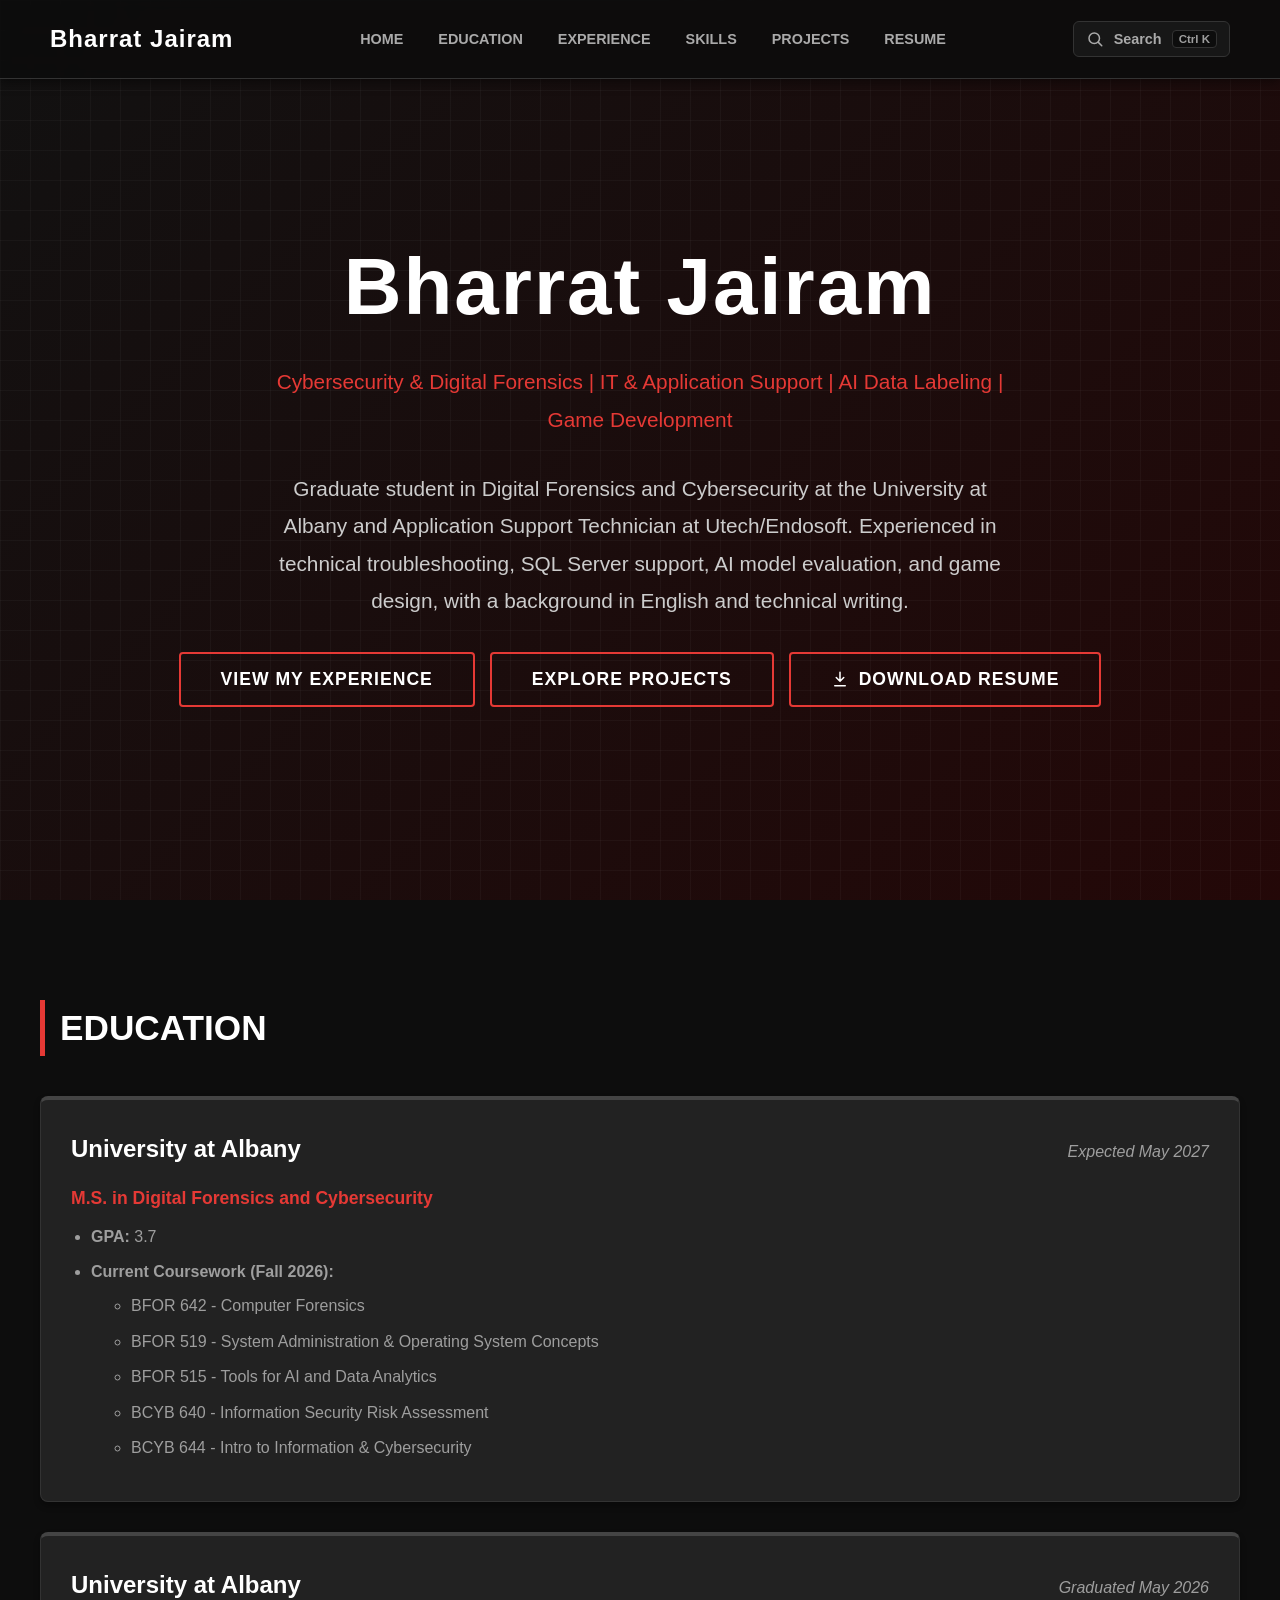
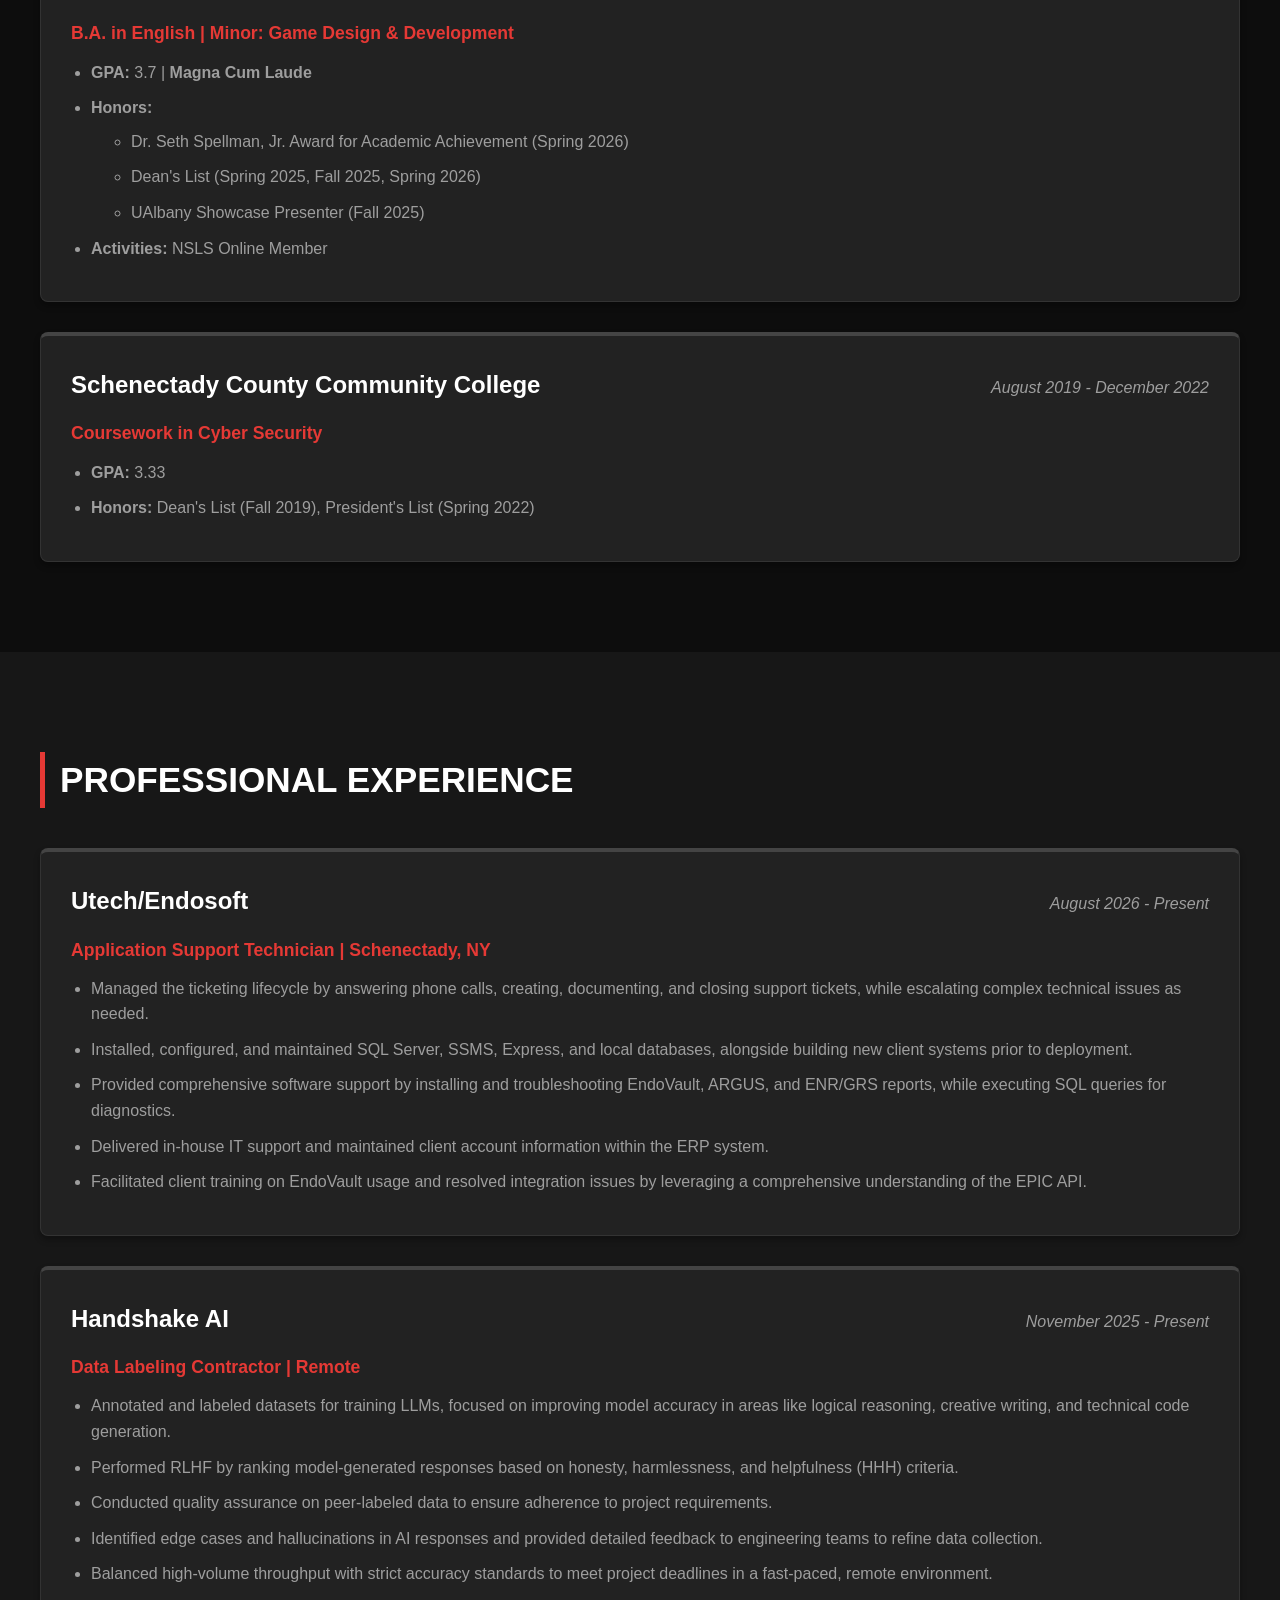
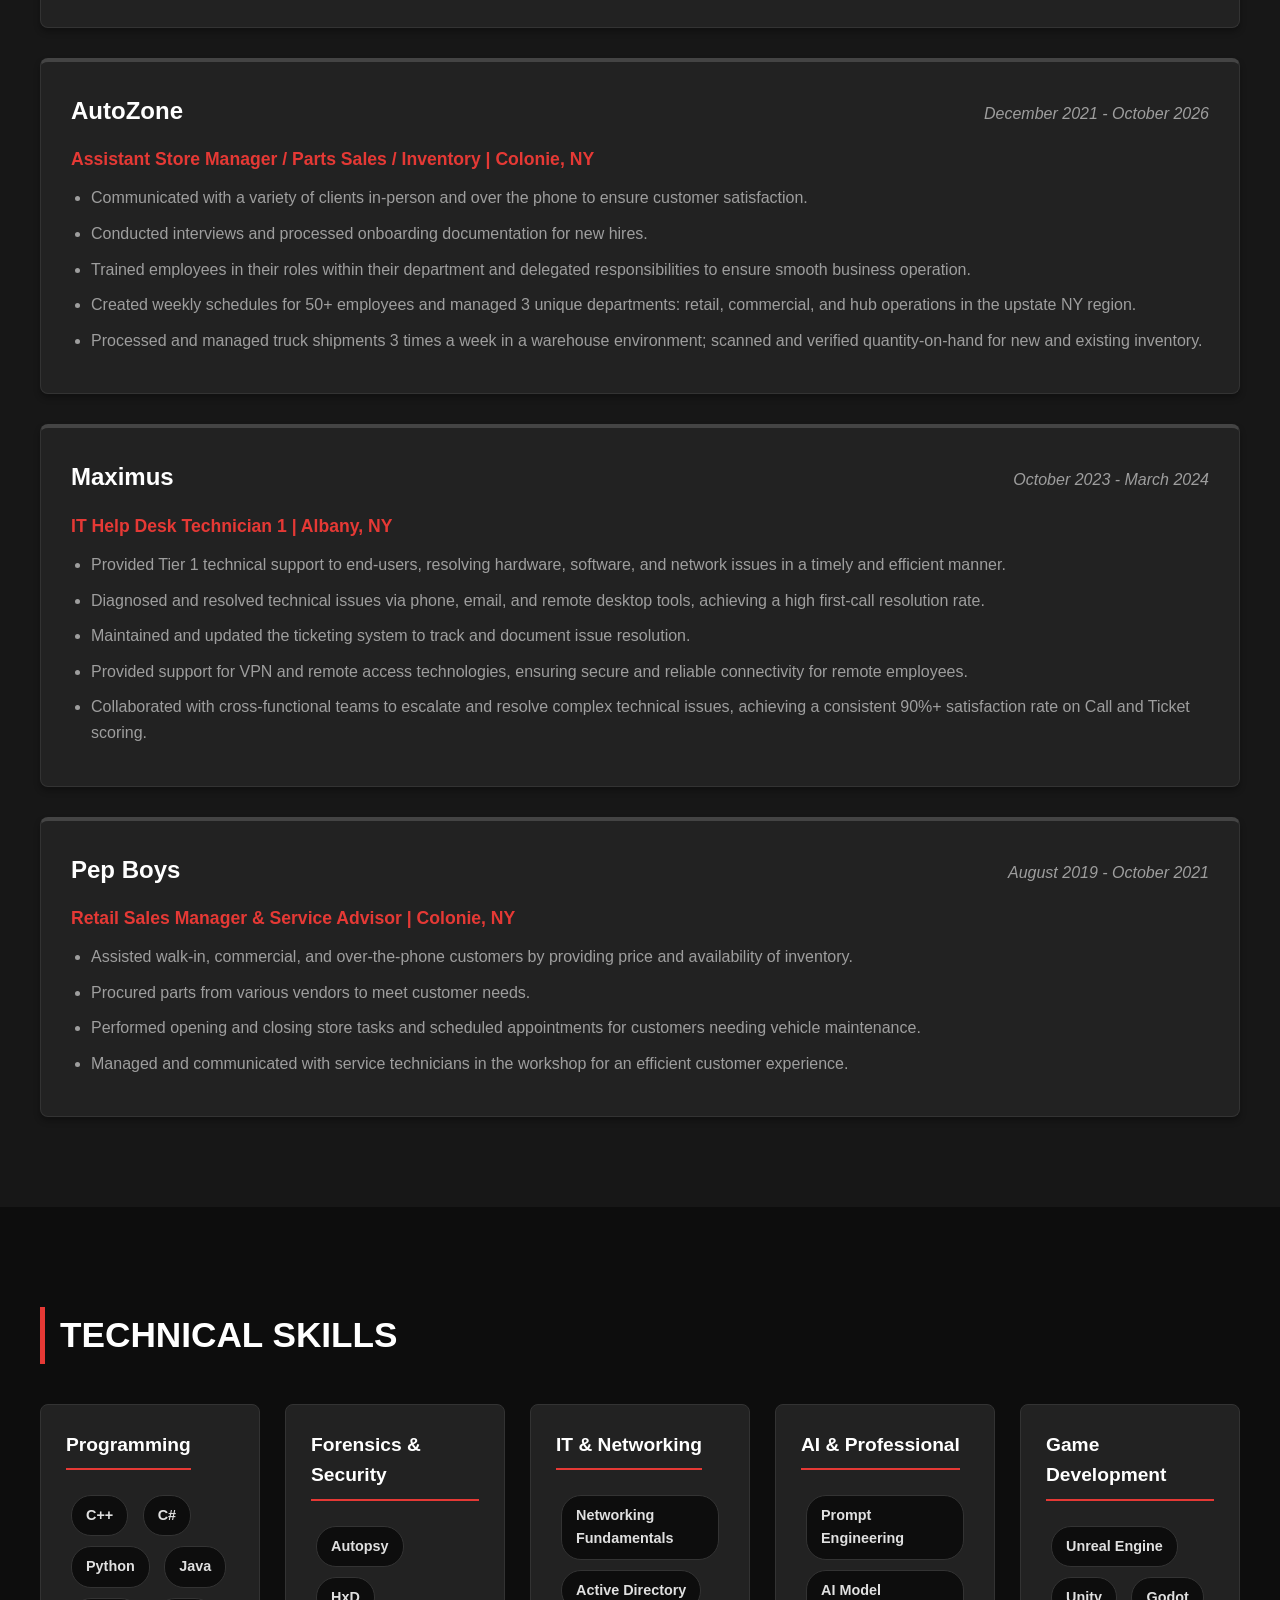
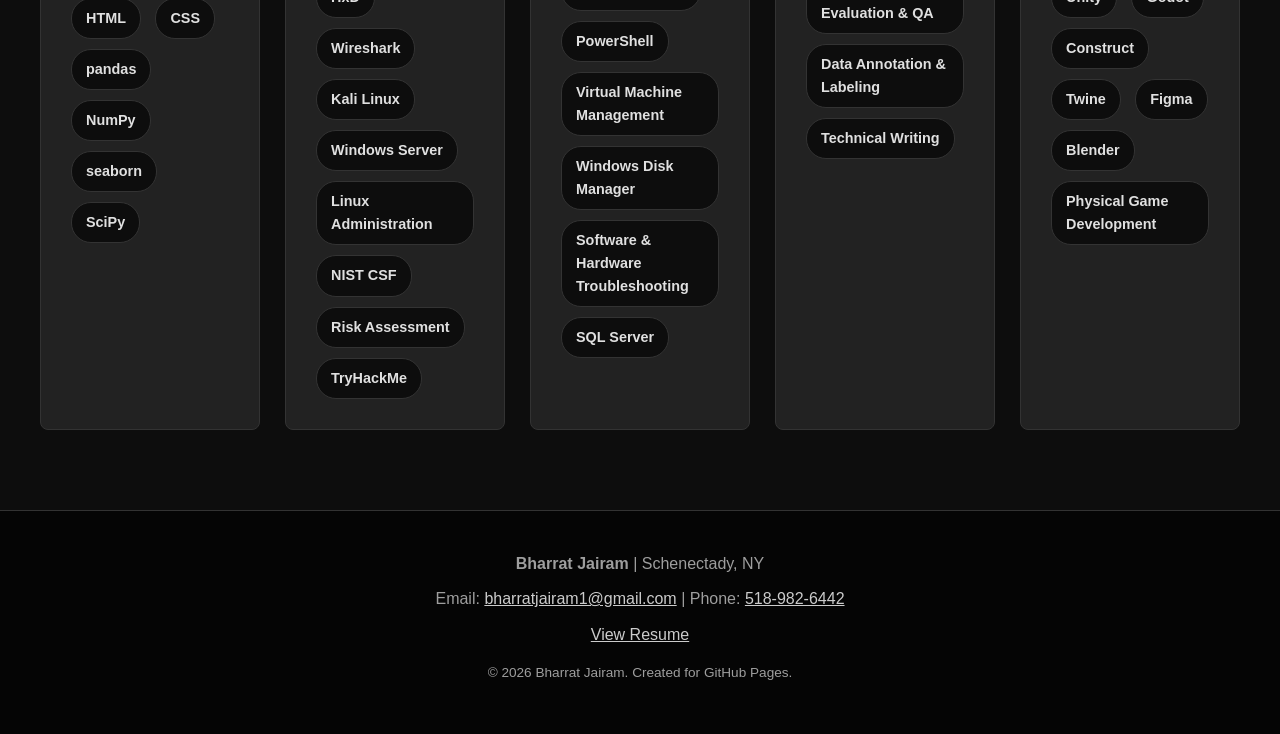
<file: index.html>
<!DOCTYPE html>
<html lang="en">
<head>
    <meta charset="UTF-8">
    <meta name="viewport" content="width=device-width, initial-scale=1.0">
    <title>Bharrat Jairam | Cybersecurity & IT Portfolio</title>
    <meta name="description" content="Bharrat Jairam - M.S. Digital Forensics & Cybersecurity student at the University at Albany and Application Support Technician.">
    <link rel="stylesheet" href="styles.css?v=20261028c">
</head>
<body>

    <nav>
        <a class="logo" href="index.html#home">Bharrat Jairam</a>
        <ul id="site-menu">
            <li><a href="#home">Home</a></li>
            <li><a href="#education">Education</a></li>
            <li><a href="#experience">Experience</a></li>
            <li><a href="#skills">Skills</a></li>
            <li><a href="projects.html">Projects</a></li>
            <li><a href="resume.html">Resume</a></li>
        </ul>
        <button class="search-trigger" type="button" aria-label="Search the site" title="Search (Ctrl+K)">
            <svg viewBox="0 0 24 24" width="18" height="18" aria-hidden="true"><circle cx="11" cy="11" r="7" fill="none" stroke="currentColor" stroke-width="2"/><line x1="16.5" y1="16.5" x2="21" y2="21" stroke="currentColor" stroke-width="2" stroke-linecap="round"/></svg>
            <span>Search</span>
            <kbd>Ctrl K</kbd>
        </button>
        <button class="menu-toggle" type="button" aria-label="Open menu" aria-expanded="false" aria-controls="site-menu">
            <span></span><span></span><span></span>
        </button>
    </nav>

    <section id="home" class="bg">
        <h1>Bharrat Jairam</h1>
        <p class="label">Cybersecurity & Digital Forensics | IT & Application Support | AI Data Labeling | Game Development</p>
        <p>Graduate student in Digital Forensics and Cybersecurity at the University at Albany and Application Support Technician at Utech/Endosoft. Experienced in technical troubleshooting, SQL Server support, AI model evaluation, and game design, with a background in English and technical writing.</p>
        <div class="home-buttons">
            <a href="#experience"><button class="btn-home">View My Experience</button></a>
            <a href="projects.html"><button class="btn-home">Explore Projects</button></a>
            <a href="Bharrat_Jairam_Resume.pdf?v=20261028c" download="Bharrat_Jairam_Resume.pdf" class="btn-home btn-with-icon"><svg viewBox="0 0 24 24" width="18" height="18" aria-hidden="true"><path d="M12 3v12m0 0l-5-5m5 5l5-5M5 21h14" fill="none" stroke="currentColor" stroke-width="2" stroke-linecap="round" stroke-linejoin="round"/></svg><span>Download Resume</span></a>
        </div>
    </section>

    <section id="education">
        <div class="section-content">
            <h2 class="section-title">Education</h2>

            <div class="timeline-item">
                <div class="item-header">
                    <div class="item-title">University at Albany</div>
                    <div class="item-date">Expected May 2027</div>
                </div>
                <div class="item-subtitle">M.S. in Digital Forensics and Cybersecurity</div>
                <ul>
                    <li><strong>GPA:</strong> 3.7</li>
                    <li><strong>Current Coursework (Fall 2026):</strong>
                        <ul class="sub-list">
                            <li>BFOR 642 - Computer Forensics</li>
                            <li>BFOR 519 - System Administration & Operating System Concepts</li>
                            <li>BFOR 515 - Tools for AI and Data Analytics</li>
                            <li>BCYB 640 - Information Security Risk Assessment</li>
                            <li>BCYB 644 - Intro to Information & Cybersecurity</li>
                        </ul>
                    </li>
                </ul>
            </div>

            <div class="timeline-item">
                <div class="item-header">
                    <div class="item-title">University at Albany</div>
                    <div class="item-date">Graduated May 2026</div>
                </div>
                <div class="item-subtitle">B.A. in English | Minor: Game Design & Development</div>
                <ul>
                    <li><strong>GPA:</strong> 3.7 | <strong>Magna Cum Laude</strong></li>
                    <li><strong>Honors:</strong>
                        <ul class="sub-list">
                            <li>Dr. Seth Spellman, Jr. Award for Academic Achievement (Spring 2026)</li>
                            <li>Dean's List (Spring 2025, Fall 2025, Spring 2026)</li>
                            <li>UAlbany Showcase Presenter (Fall 2025)</li>
                        </ul>
                    </li>
                    <li><strong>Activities:</strong> NSLS Online Member</li>
                </ul>
            </div>

            <div class="timeline-item">
                <div class="item-header">
                    <div class="item-title">Schenectady County Community College</div>
                    <div class="item-date">August 2019 - December 2022</div>
                </div>
                <div class="item-subtitle">Coursework in Cyber Security</div>
                <ul>
                    <li><strong>GPA:</strong> 3.33</li>
                    <li><strong>Honors:</strong> Dean's List (Fall 2019), President's List (Spring 2022)</li>
                </ul>
            </div>
        </div>
    </section>

    <section id="experience">
        <div class="section-content">
            <h2 class="section-title">Professional Experience</h2>

            <div class="timeline-item">
                <div class="item-header">
                    <div class="item-title">Utech/Endosoft</div>
                    <div class="item-date">August 2026 - Present</div>
                </div>
                <div class="item-subtitle">Application Support Technician | Schenectady, NY</div>
                <ul>
                    <li>Managed the ticketing lifecycle by answering phone calls, creating, documenting, and closing support tickets, while escalating complex technical issues as needed.</li>
                    <li>Installed, configured, and maintained SQL Server, SSMS, Express, and local databases, alongside building new client systems prior to deployment.</li>
                    <li>Provided comprehensive software support by installing and troubleshooting EndoVault, ARGUS, and ENR/GRS reports, while executing SQL queries for diagnostics.</li>
                    <li>Delivered in-house IT support and maintained client account information within the ERP system.</li>
                    <li>Facilitated client training on EndoVault usage and resolved integration issues by leveraging a comprehensive understanding of the EPIC API.</li>
                </ul>
            </div>

            <div class="timeline-item">
                <div class="item-header">
                    <div class="item-title">Handshake AI</div>
                    <div class="item-date">November 2025 - Present</div>
                </div>
                <div class="item-subtitle">Data Labeling Contractor | Remote</div>
                <ul>
                    <li>Annotated and labeled datasets for training LLMs, focused on improving model accuracy in areas like logical reasoning, creative writing, and technical code generation.</li>
                    <li>Performed RLHF by ranking model-generated responses based on honesty, harmlessness, and helpfulness (HHH) criteria.</li>
                    <li>Conducted quality assurance on peer-labeled data to ensure adherence to project requirements.</li>
                    <li>Identified edge cases and hallucinations in AI responses and provided detailed feedback to engineering teams to refine data collection.</li>
                    <li>Balanced high-volume throughput with strict accuracy standards to meet project deadlines in a fast-paced, remote environment.</li>
                </ul>
            </div>

            <div class="timeline-item">
                <div class="item-header">
                    <div class="item-title">AutoZone</div>
                    <div class="item-date">December 2021 - October 2026</div>
                </div>
                <div class="item-subtitle">Assistant Store Manager / Parts Sales / Inventory | Colonie, NY</div>
                <ul>
                    <li>Communicated with a variety of clients in-person and over the phone to ensure customer satisfaction.</li>
                    <li>Conducted interviews and processed onboarding documentation for new hires.</li>
                    <li>Trained employees in their roles within their department and delegated responsibilities to ensure smooth business operation.</li>
                    <li>Created weekly schedules for 50+ employees and managed 3 unique departments: retail, commercial, and hub operations in the upstate NY region.</li>
                    <li>Processed and managed truck shipments 3 times a week in a warehouse environment; scanned and verified quantity-on-hand for new and existing inventory.</li>
                </ul>
            </div>

            <div class="timeline-item">
                <div class="item-header">
                    <div class="item-title">Maximus</div>
                    <div class="item-date">October 2023 - March 2024</div>
                </div>
                <div class="item-subtitle">IT Help Desk Technician 1 | Albany, NY</div>
                <ul>
                    <li>Provided Tier 1 technical support to end-users, resolving hardware, software, and network issues in a timely and efficient manner.</li>
                    <li>Diagnosed and resolved technical issues via phone, email, and remote desktop tools, achieving a high first-call resolution rate.</li>
                    <li>Maintained and updated the ticketing system to track and document issue resolution.</li>
                    <li>Provided support for VPN and remote access technologies, ensuring secure and reliable connectivity for remote employees.</li>
                    <li>Collaborated with cross-functional teams to escalate and resolve complex technical issues, achieving a consistent 90%+ satisfaction rate on Call and Ticket scoring.</li>
                </ul>
            </div>

            <div class="timeline-item">
                <div class="item-header">
                    <div class="item-title">Pep Boys</div>
                    <div class="item-date">August 2019 - October 2021</div>
                </div>
                <div class="item-subtitle">Retail Sales Manager & Service Advisor | Colonie, NY</div>
                <ul>
                    <li>Assisted walk-in, commercial, and over-the-phone customers by providing price and availability of inventory.</li>
                    <li>Procured parts from various vendors to meet customer needs.</li>
                    <li>Performed opening and closing store tasks and scheduled appointments for customers needing vehicle maintenance.</li>
                    <li>Managed and communicated with service technicians in the workshop for an efficient customer experience.</li>
                </ul>
            </div>
        </div>
    </section>

    <section id="skills">
        <div class="section-content">
            <h2 class="section-title">Technical Skills</h2>

            <div class="skills-container">
                <div class="skill-box">
                    <h3>Programming</h3>
                    <div>
                        <span class="badge">C++</span>
                        <span class="badge">C#</span>
                        <span class="badge">Python</span>
                        <span class="badge">Java</span>
                        <span class="badge">HTML</span>
                        <span class="badge">CSS</span>
                        <span class="badge">pandas</span>
                        <span class="badge">NumPy</span>
                        <span class="badge">seaborn</span>
                        <span class="badge">SciPy</span>
                    </div>
                </div>

                <div class="skill-box">
                    <h3>Forensics & Security</h3>
                    <div>
                        <span class="badge">Autopsy</span>
                        <span class="badge">HxD</span>
                        <span class="badge">Wireshark</span>
                        <span class="badge">Kali Linux</span>
                        <span class="badge">Windows Server</span>
                        <span class="badge">Linux Administration</span>
                        <span class="badge">NIST CSF</span>
                        <span class="badge">Risk Assessment</span>
                        <span class="badge">TryHackMe</span>
                    </div>
                </div>

                <div class="skill-box">
                    <h3>IT & Networking</h3>
                    <div>
                        <span class="badge">Networking Fundamentals</span>
                        <span class="badge">Active Directory</span>
                        <span class="badge">PowerShell</span>
                        <span class="badge">Virtual Machine Management</span>
                        <span class="badge">Windows Disk Manager</span>
                        <span class="badge">Software & Hardware Troubleshooting</span>
                        <span class="badge">SQL Server</span>
                    </div>
                </div>

                <div class="skill-box">
                    <h3>AI & Professional</h3>
                    <div>
                        <span class="badge">Prompt Engineering</span>
                        <span class="badge">AI Model Evaluation & QA</span>
                        <span class="badge">Data Annotation & Labeling</span>
                        <span class="badge">Technical Writing</span>
                    </div>
                </div>

                <div class="skill-box">
                    <h3>Game Development</h3>
                    <div>
                        <span class="badge">Unreal Engine</span>
                        <span class="badge">Unity</span>
                        <span class="badge">Godot</span>
                        <span class="badge">Construct</span>
                        <span class="badge">Twine</span>
                        <span class="badge">Figma</span>
                        <span class="badge">Blender</span>
                        <span class="badge">Physical Game Development</span>
                    </div>
                </div>
            </div>
        </div>
    </section>

    <footer>
        <p><strong>Bharrat Jairam</strong> | Schenectady, NY</p>
        <p>Email: <a href="mailto:bharratjairam1@gmail.com">bharratjairam1@gmail.com</a> | Phone: <a href="tel:+15189826442">518-982-6442</a></p>
        <p><a href="resume.html">View Resume</a></p>
        <p style="margin-top: 15px; font-size: 0.85rem;">&copy; 2026 Bharrat Jairam. Created for GitHub Pages.</p>
    </footer>

    <script src="nav.js?v=20261028c"></script>
    <script src="search.js?v=20261028c"></script>
</body>
</html>
</file>
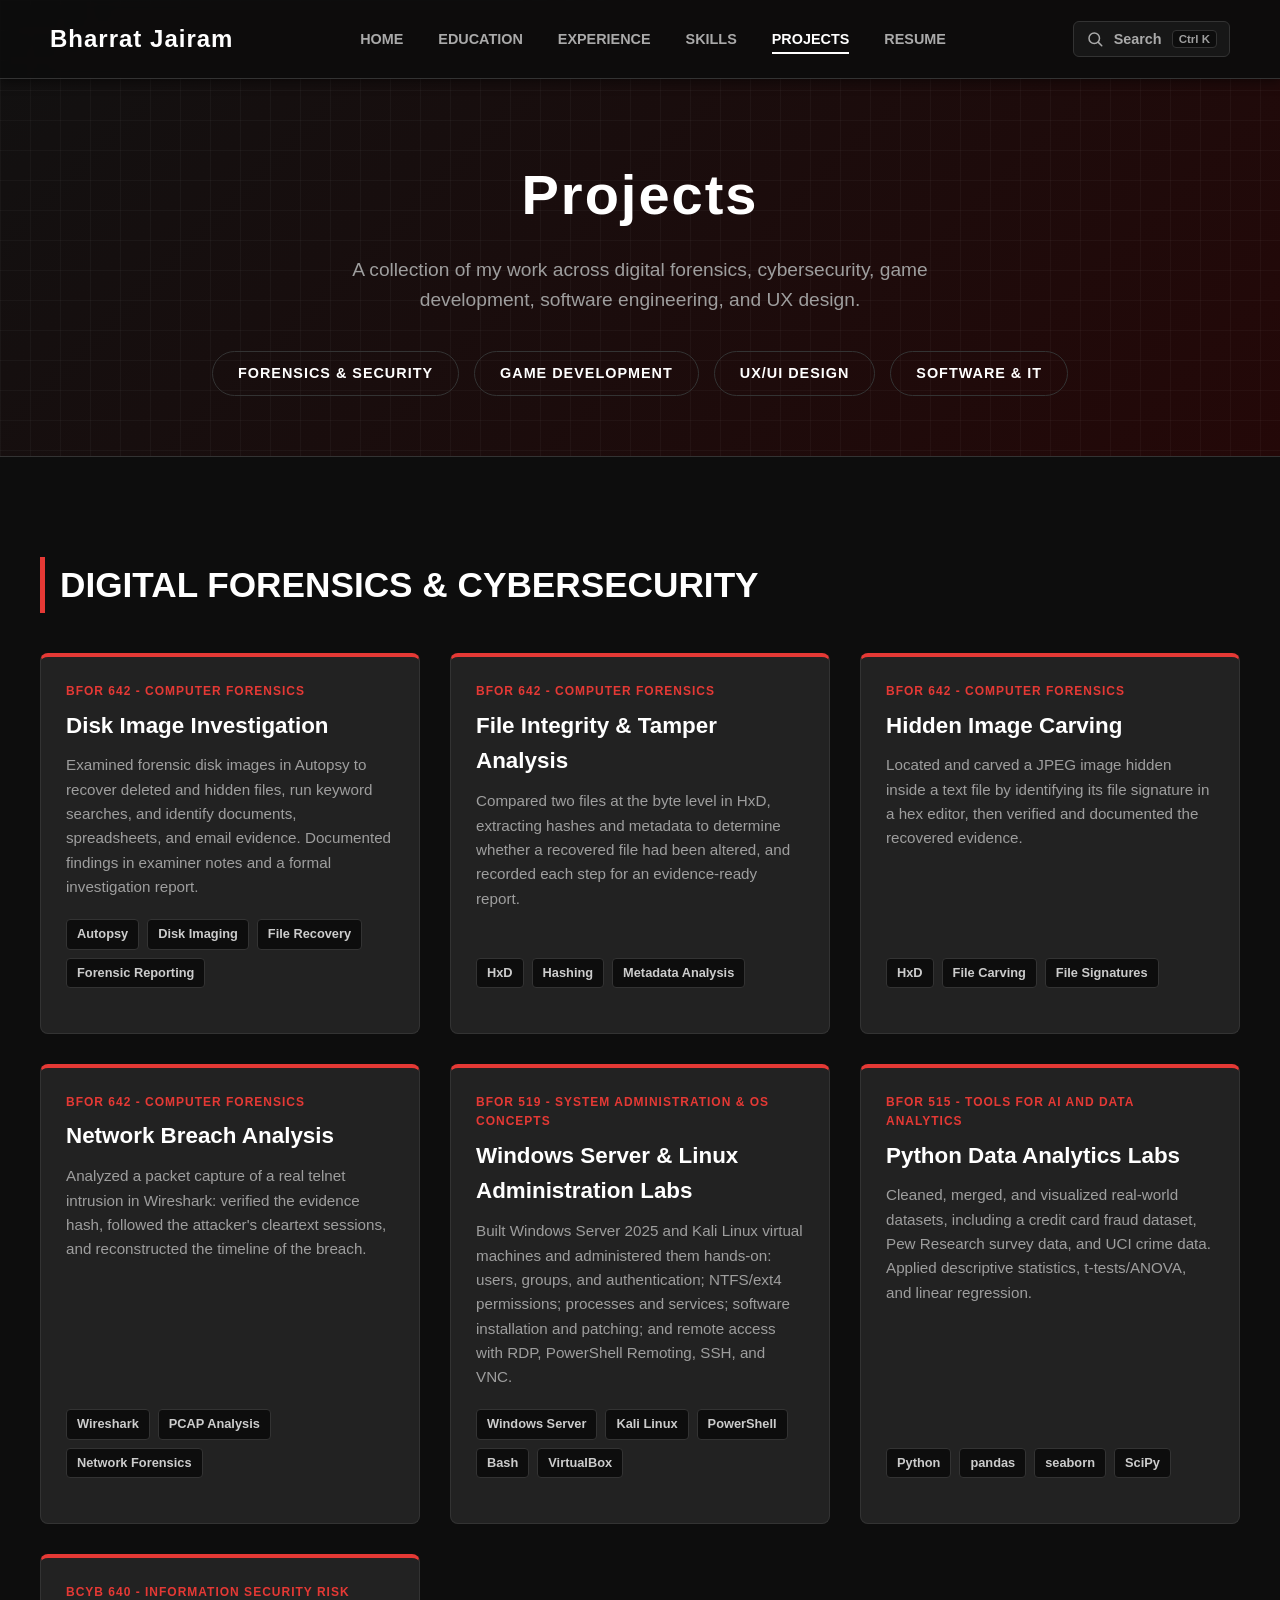
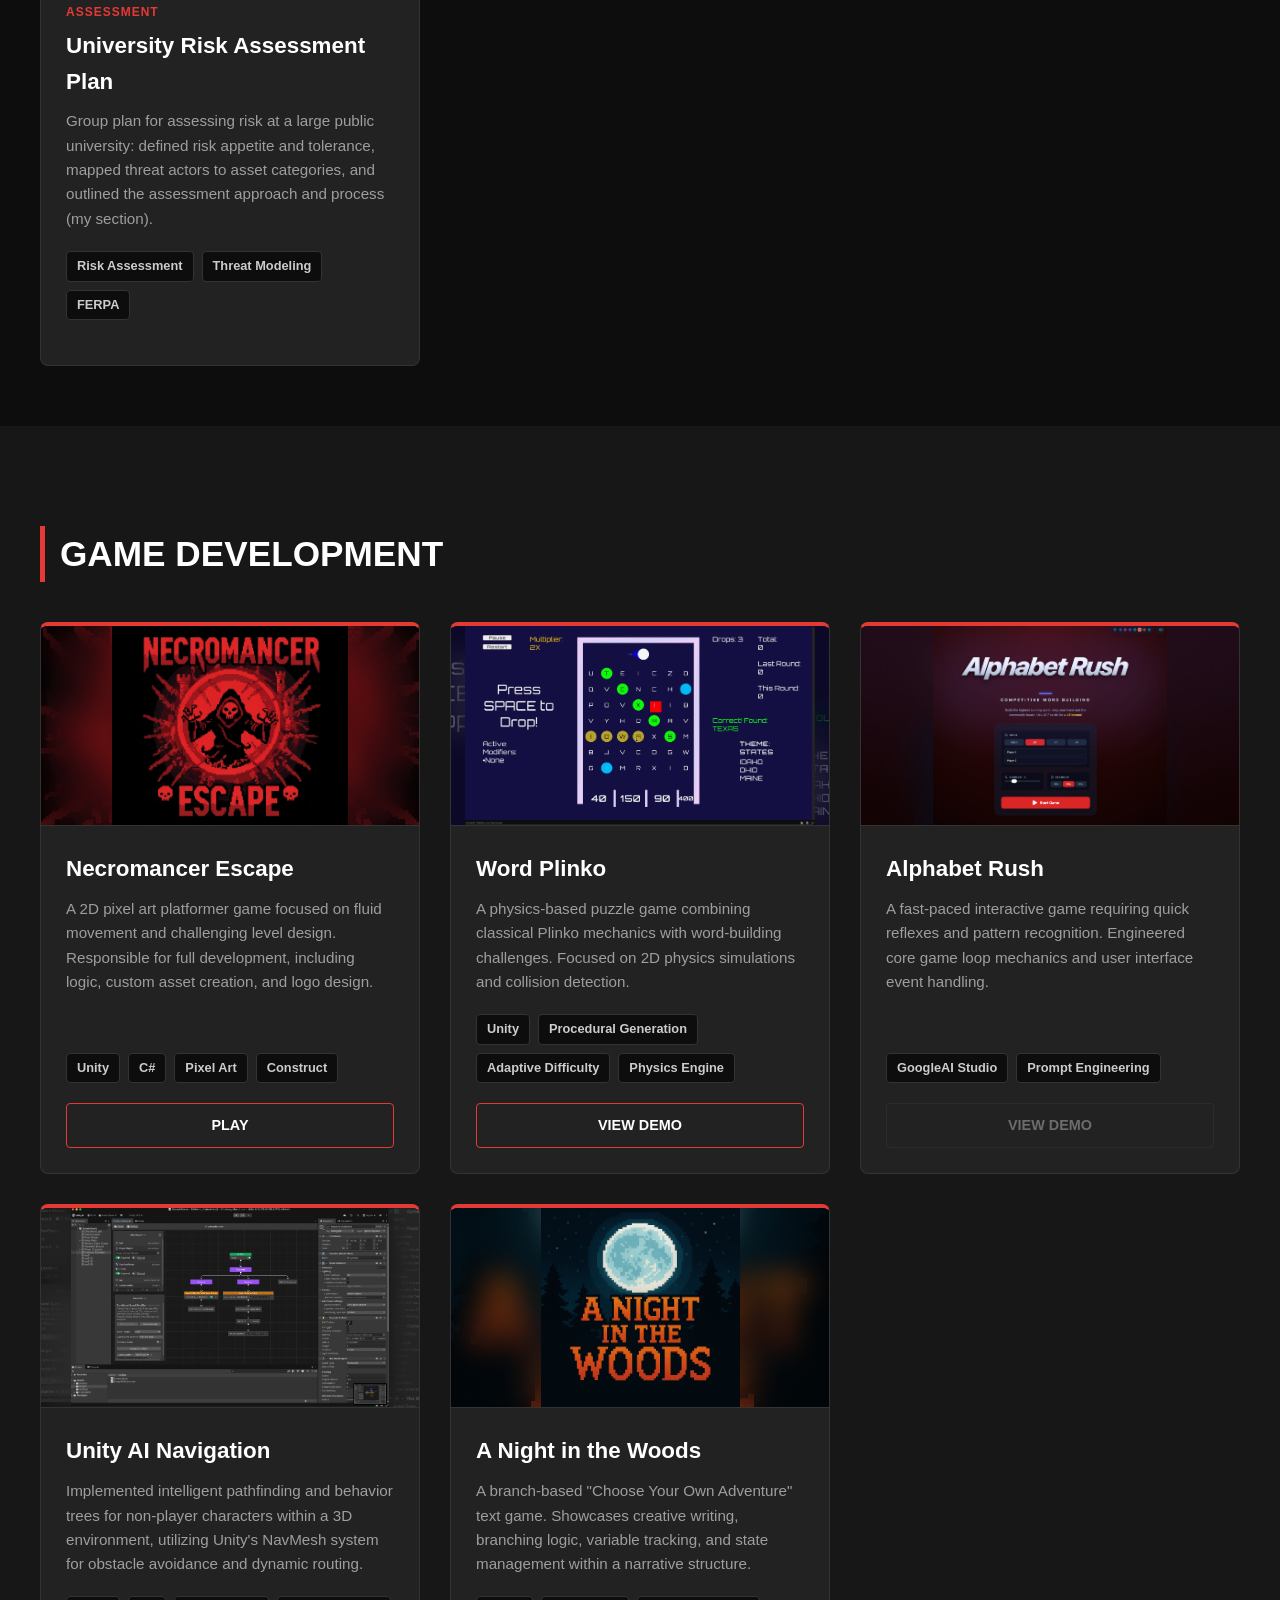
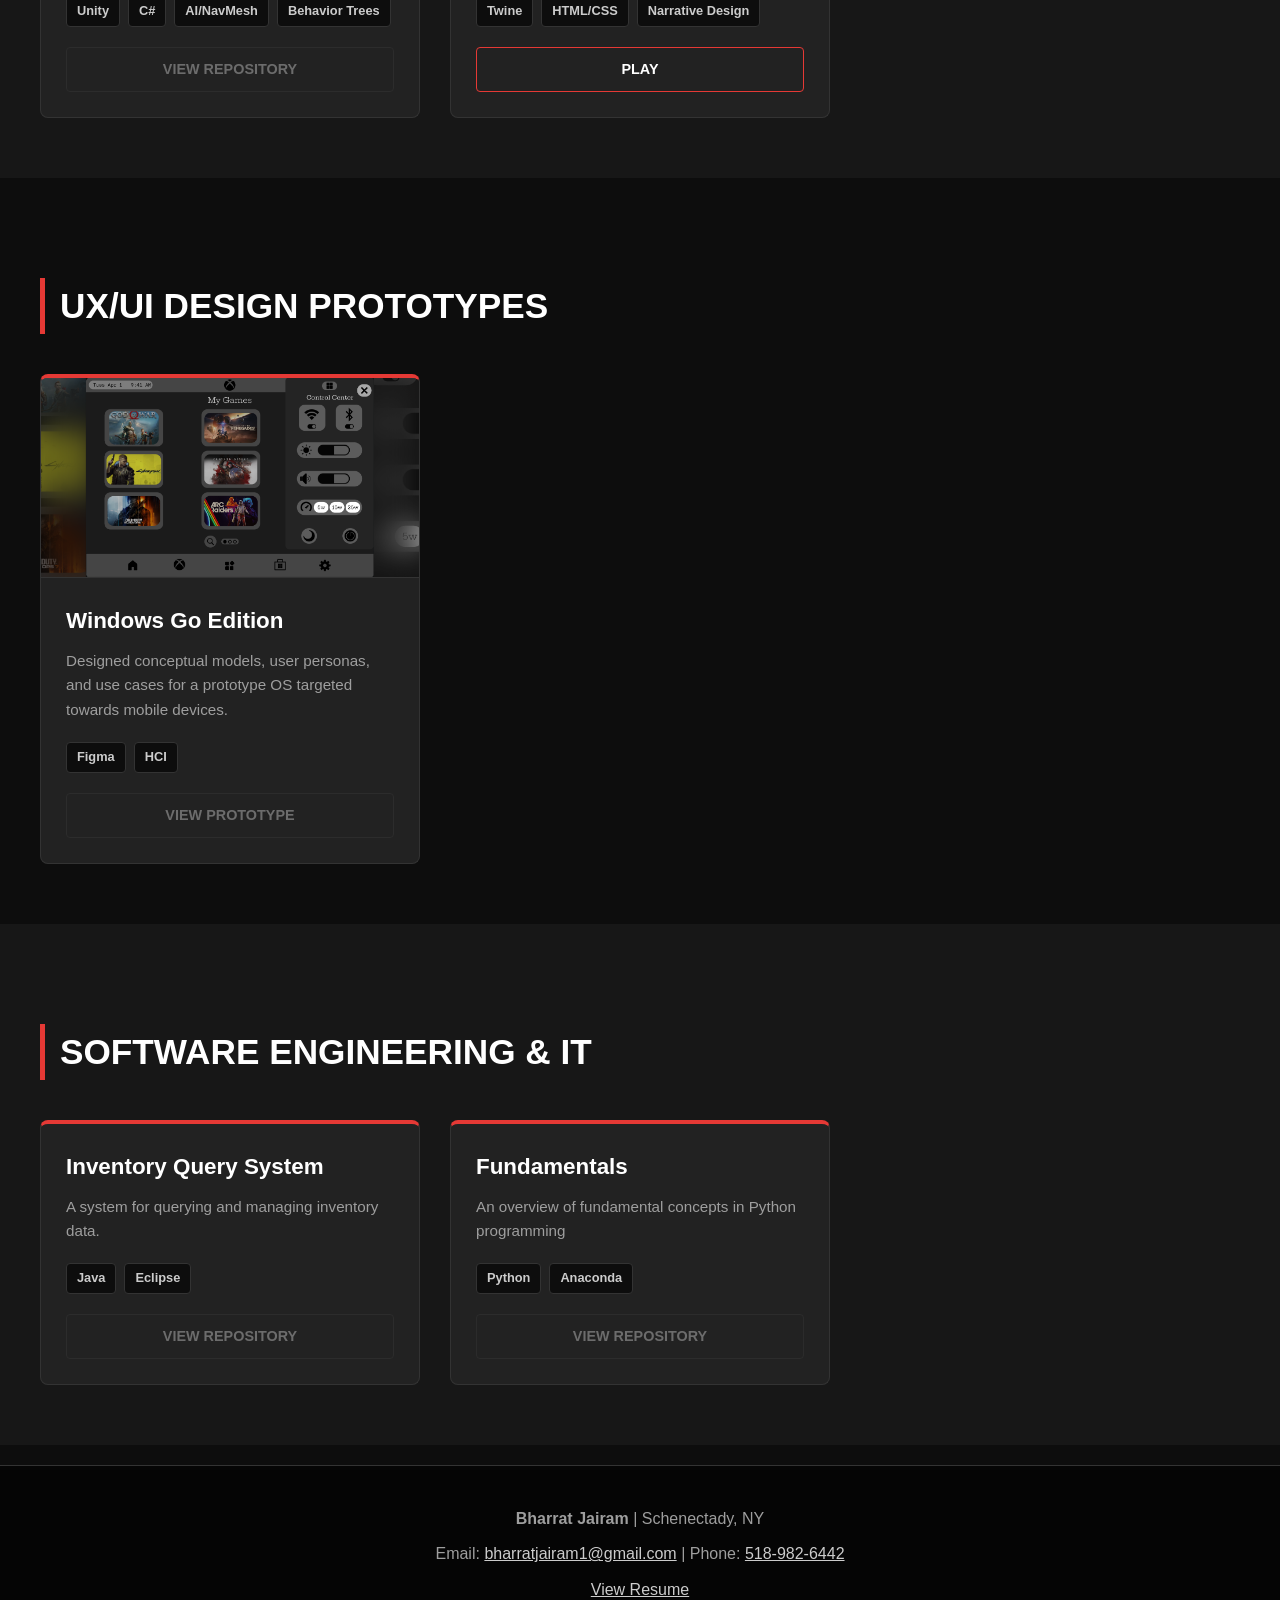
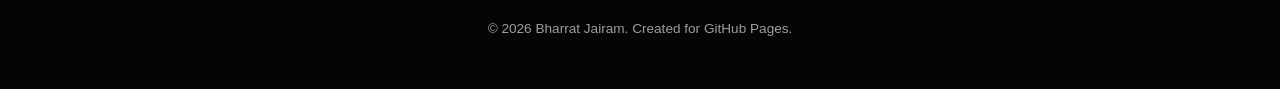
<file: projects.html>
<!DOCTYPE html>
<html lang="en">
<head>
    <meta charset="UTF-8">
    <meta name="viewport" content="width=device-width, initial-scale=1.0">
    <title>Bharrat Jairam | Projects</title>
    <link rel="stylesheet" href="styles.css?v=20261028c">
</head>
<body>

    <nav>
        <a class="logo" href="index.html#home">Bharrat Jairam</a>
        <ul id="site-menu">
            <li><a href="index.html#home">Home</a></li>
            <li><a href="index.html#education">Education</a></li>
            <li><a href="index.html#experience">Experience</a></li>
            <li><a href="index.html#skills">Skills</a></li>
            <li><a href="projects.html" class="active" aria-current="page">Projects</a></li>
            <li><a href="resume.html">Resume</a></li>
        </ul>
        <button class="search-trigger" type="button" aria-label="Search the site" title="Search (Ctrl+K)">
            <svg viewBox="0 0 24 24" width="18" height="18" aria-hidden="true"><circle cx="11" cy="11" r="7" fill="none" stroke="currentColor" stroke-width="2"/><line x1="16.5" y1="16.5" x2="21" y2="21" stroke="currentColor" stroke-width="2" stroke-linecap="round"/></svg>
            <span>Search</span>
            <kbd>Ctrl K</kbd>
        </button>
        <button class="menu-toggle" type="button" aria-label="Open menu" aria-expanded="false" aria-controls="site-menu">
            <span></span><span></span><span></span>
        </button>
    </nav>

    <header class="page-header bg">
        <h1>Projects</h1>
        <p>A collection of my work across digital forensics, cybersecurity, game development, software engineering, and UX design.</p>
        <div class="page-nav-buttons">
            <a href="#forensics" class="btn-nav">Forensics & Security</a>
            <a href="#games" class="btn-nav">Game Development</a>
            <a href="#ux" class="btn-nav">UX/UI Design</a>
            <a href="#software" class="btn-nav">Software & IT</a>
        </div>
    </header>

    <section id="forensics">
        <div class="section-content">
            <h2 class="section-title">Digital Forensics & Cybersecurity</h2>
            <div class="project-grid">

                <div class="project-card">
                    <div class="project-course">BFOR 642 - Computer Forensics</div>
                    <div class="project-title">Disk Image Investigation</div>
                    <div class="project-desc">Examined forensic disk images in Autopsy to recover deleted and hidden files, run keyword searches, and identify documents, spreadsheets, and email evidence. Documented findings in examiner notes and a formal investigation report.</div>
                    <div class="tech-stack">
                        <span class="tech-tag">Autopsy</span>
                        <span class="tech-tag">Disk Imaging</span>
                        <span class="tech-tag">File Recovery</span>
                        <span class="tech-tag">Forensic Reporting</span>
                    </div>
                </div>

                <div class="project-card">
                    <div class="project-course">BFOR 642 - Computer Forensics</div>
                    <div class="project-title">File Integrity & Tamper Analysis</div>
                    <div class="project-desc">Compared two files at the byte level in HxD, extracting hashes and metadata to determine whether a recovered file had been altered, and recorded each step for an evidence-ready report.</div>
                    <div class="tech-stack">
                        <span class="tech-tag">HxD</span>
                        <span class="tech-tag">Hashing</span>
                        <span class="tech-tag">Metadata Analysis</span>
                    </div>
                </div>

                <div class="project-card">
                    <div class="project-course">BFOR 642 - Computer Forensics</div>
                    <div class="project-title">Hidden Image Carving</div>
                    <div class="project-desc">Located and carved a JPEG image hidden inside a text file by identifying its file signature in a hex editor, then verified and documented the recovered evidence.</div>
                    <div class="tech-stack">
                        <span class="tech-tag">HxD</span>
                        <span class="tech-tag">File Carving</span>
                        <span class="tech-tag">File Signatures</span>
                    </div>
                </div>

                <div class="project-card">
                    <div class="project-course">BFOR 642 - Computer Forensics</div>
                    <div class="project-title">Network Breach Analysis</div>
                    <div class="project-desc">Analyzed a packet capture of a real telnet intrusion in Wireshark: verified the evidence hash, followed the attacker's cleartext sessions, and reconstructed the timeline of the breach.</div>
                    <div class="tech-stack">
                        <span class="tech-tag">Wireshark</span>
                        <span class="tech-tag">PCAP Analysis</span>
                        <span class="tech-tag">Network Forensics</span>
                    </div>
                </div>

                <div class="project-card">
                    <div class="project-course">BFOR 519 - System Administration & OS Concepts</div>
                    <div class="project-title">Windows Server & Linux Administration Labs</div>
                    <div class="project-desc">Built Windows Server 2025 and Kali Linux virtual machines and administered them hands-on: users, groups, and authentication; NTFS/ext4 permissions; processes and services; software installation and patching; and remote access with RDP, PowerShell Remoting, SSH, and VNC.</div>
                    <div class="tech-stack">
                        <span class="tech-tag">Windows Server</span>
                        <span class="tech-tag">Kali Linux</span>
                        <span class="tech-tag">PowerShell</span>
                        <span class="tech-tag">Bash</span>
                        <span class="tech-tag">VirtualBox</span>
                    </div>
                </div>

                <div class="project-card">
                    <div class="project-course">BFOR 515 - Tools for AI and Data Analytics</div>
                    <div class="project-title">Python Data Analytics Labs</div>
                    <div class="project-desc">Cleaned, merged, and visualized real-world datasets, including a credit card fraud dataset, Pew Research survey data, and UCI crime data. Applied descriptive statistics, t-tests/ANOVA, and linear regression.</div>
                    <div class="tech-stack">
                        <span class="tech-tag">Python</span>
                        <span class="tech-tag">pandas</span>
                        <span class="tech-tag">seaborn</span>
                        <span class="tech-tag">SciPy</span>
                    </div>
                </div>

                <div class="project-card">
                    <div class="project-course">BCYB 640 - Information Security Risk Assessment</div>
                    <div class="project-title">University Risk Assessment Plan</div>
                    <div class="project-desc">Group plan for assessing risk at a large public university: defined risk appetite and tolerance, mapped threat actors to asset categories, and outlined the assessment approach and process (my section).</div>
                    <div class="tech-stack">
                        <span class="tech-tag">Risk Assessment</span>
                        <span class="tech-tag">Threat Modeling</span>
                        <span class="tech-tag">FERPA</span>
                    </div>
                </div>

            </div>
        </div>
    </section>

    <section id="games">
        <div class="section-content">
        <h2 class="section-title">Game Development</h2>
        <div class="project-grid">

            <div class="project-card has-image">
                <div class="blur-wrapper" style="background-image: url('images/NecromancerEscape.jpeg');">
                    <img src="images/NecromancerEscape.jpeg" alt="Game Screenshot" class="project-image">
                </div>                
                <div class="project-content">
                    <div class="project-title">Necromancer Escape</div>
                    <div class="project-desc">A 2D pixel art platformer game focused on fluid movement and challenging level design. Responsible for full development, including logic, custom asset creation, and logo design.</div>
                    <div class="tech-stack">
                        <span class="tech-tag">Unity</span>
                        <span class="tech-tag">C#</span>
                        <span class="tech-tag">Pixel Art</span>
                        <span class="tech-tag">Construct</span>
                    </div>
                    <a href="https://bharratj.itch.io/necromancer-escape" target="_blank" class="btn-project">Play</a>
                </div>
            </div>

            <div class="project-card has-image">
                <div class="blur-wrapper" style="background-image: url('images/WordPlinko.png');">
                    <img src="images/WordPlinko.png" alt="Game Screenshot" class="project-image">
                </div>
                <div class="project-content">
                    <div class="project-title">Word Plinko</div>
                    <div class="project-desc">A physics-based puzzle game combining classical Plinko mechanics with word-building challenges. Focused on 2D physics simulations and collision detection.</div>
                    <div class="tech-stack">
                        <span class="tech-tag">Unity</span>
                        <span class="tech-tag">Procedural Generation</span>
                        <span class="tech-tag">Adaptive Difficulty</span>
                        <span class="tech-tag">Physics Engine</span>
                    </div>
                    <a href="#" onclick="event.preventDefault(); openModal('videos/WordPlinkoDemo.mp4')" class="btn-project">View Demo</a>
                </div>
            </div>

            <div class="project-card has-image">
                <div class="blur-wrapper" style="background-image: url('images/AlphabetRush.png');">
                    <img src="images/AlphabetRush.png" alt="Alphabet Rush Gameplay" class="project-image">
                </div>
                <div class="project-content">
                    <div class="project-title">Alphabet Rush</div>
                    <div class="project-desc">A fast-paced interactive game requiring quick reflexes and pattern recognition. Engineered core game loop mechanics and user interface event handling.</div>
                    <div class="tech-stack">
                        <span class="tech-tag">GoogleAI Studio</span>
                        <span class="tech-tag">Prompt Engineering</span>
                    </div>
                    <a href="#" class="btn-disabled">View Demo</a>
                </div>
            </div>

            <div class="project-card has-image">
                <div class="blur-wrapper" style="background-image: url('images/UnittyBehaviorTree.png');">
                    <img src="images/UnittyBehaviorTree.png" alt="Unity AI Navigation" class="project-image">
                </div>
                <div class="project-content">
                    <div class="project-title">Unity AI Navigation</div>
                    <div class="project-desc">Implemented intelligent pathfinding and behavior trees for non-player characters within a 3D environment, utilizing Unity's NavMesh system for obstacle avoidance and dynamic routing.</div>
                    <div class="tech-stack">
                        <span class="tech-tag">Unity</span>
                        <span class="tech-tag">C#</span>
                        <span class="tech-tag">AI/NavMesh</span>
                        <span class="tech-tag">Behavior Trees</span>
                    </div>
                    <a href="#" class="btn-disabled">View Repository</a>
                </div>
            </div>

            <div class="project-card has-image">
                <div class="blur-wrapper" style="background-image: url('images/NightInTheWoods.png');">
                    <img src="images/NightInTheWoods.png" alt="A Night in the Woods Gameplay" class="project-image">
                </div>
                <div class="project-content">
                    <div class="project-title">A Night in the Woods</div>
                    <div class="project-desc">A branch-based "Choose Your Own Adventure" text game. Showcases creative writing, branching logic, variable tracking, and state management within a narrative structure.</div>
                    <div class="tech-stack">
                        <span class="tech-tag">Twine</span>
                        <span class="tech-tag">HTML/CSS</span>
                        <span class="tech-tag">Narrative Design</span>
                    </div>
                    <a href="https://bharratj.itch.io/a-night-in-the-woods" target="_blank" class="btn-project">Play</a>
                </div>
            </div>

        </div>
        </div>
    </section>

    <section id="ux">
        <div class="section-content">
        <h2 class="section-title">UX/UI Design Prototypes</h2>
        <div class="project-grid">
            
            <div class="project-card has-image">
                <div class="blur-wrapper" style="background-image: url('images/WindowsGo.png');">
                    <img src="images/WindowsGo.png" alt="Windows Go Edition" class="project-image">
                </div>
                <div class="project-content">
                <div class="project-title">Windows Go Edition</div>
                <div class="project-desc">Designed conceptual models, user personas, and use cases for a prototype OS targeted towards mobile devices.</div>
                <div class="tech-stack">
                    <span class="tech-tag">Figma</span>
                    <span class="tech-tag">HCI</span>
                </div>
                <a href="#" class="btn-disabled">View Prototype</a>
                </div>
            </div>

        </div>
        </div>
    </section>

    <section id="software">
        <div class="section-content">
            <h2 class="section-title">Software Engineering & IT</h2>
            <div class="project-grid">

                <div class="project-card">
                    <div class="project-title">Inventory Query System</div>
                    <div class="project-desc">A system for querying and managing inventory data.</div>
                    <div class="tech-stack">
                        <span class="tech-tag">Java</span>
                        <span class="tech-tag">Eclipse</span>
                    </div>
                    <a href="#" class="btn-disabled">View Repository</a>
                </div>

                <div class="project-card">
                    <div class="project-title">Fundamentals</div>
                    <div class="project-desc">An overview of fundamental concepts in Python programming</div>
                    <div class="tech-stack">
                        <span class="tech-tag">Python</span>
                        <span class="tech-tag">Anaconda</span>
                    </div>
                    <a href="#" class="btn-disabled">View Repository</a>
                </div>

            </div>
        </div>
    </section>

    <footer>
        <p><strong>Bharrat Jairam</strong> | Schenectady, NY</p>
        <p>Email: <a href="mailto:bharratjairam1@gmail.com">bharratjairam1@gmail.com</a> | Phone: <a href="tel:+15189826442">518-982-6442</a></p>
        <p><a href="resume.html">View Resume</a></p>
        <p style="margin-top: 15px; font-size: 0.85rem;">&copy; 2026 Bharrat Jairam. Created for GitHub Pages.</p>
    </footer>

    <!-- Modal for video playback -->
    <div id="videoModal" class="modal">
        <div class="modal-content">
            <span class="close-btn">&times;</span>
            <div class="video-container">
                <video id="projectVideo" controls playsinline preload="none"></video>
            </div>
        </div>
    </div>

    <script>
    // Video modal: openModal('videos/your-file.mp4') plays a local video
    const modal = document.getElementById("videoModal");
    const video = document.getElementById("projectVideo");
    const closeBtn = document.querySelector(".close-btn");

    function openModal(videoUrl) {
        video.src = videoUrl;
        modal.style.display = "block";
        video.play().catch(() => {});
    }

    function closeModal() {
        modal.style.display = "none";
        video.pause();
        video.removeAttribute("src");
        video.load();
    }

    closeBtn.addEventListener("click", closeModal);
    modal.addEventListener("click", (event) => { if (event.target === modal) closeModal(); });
    document.addEventListener("keydown", (event) => {
        if (event.key === "Escape" && modal.style.display === "block") closeModal();
    });
    </script>
    <script src="nav.js?v=20261028c"></script>
    <script src="search.js?v=20261028c"></script>

</body>
</html>
</file>
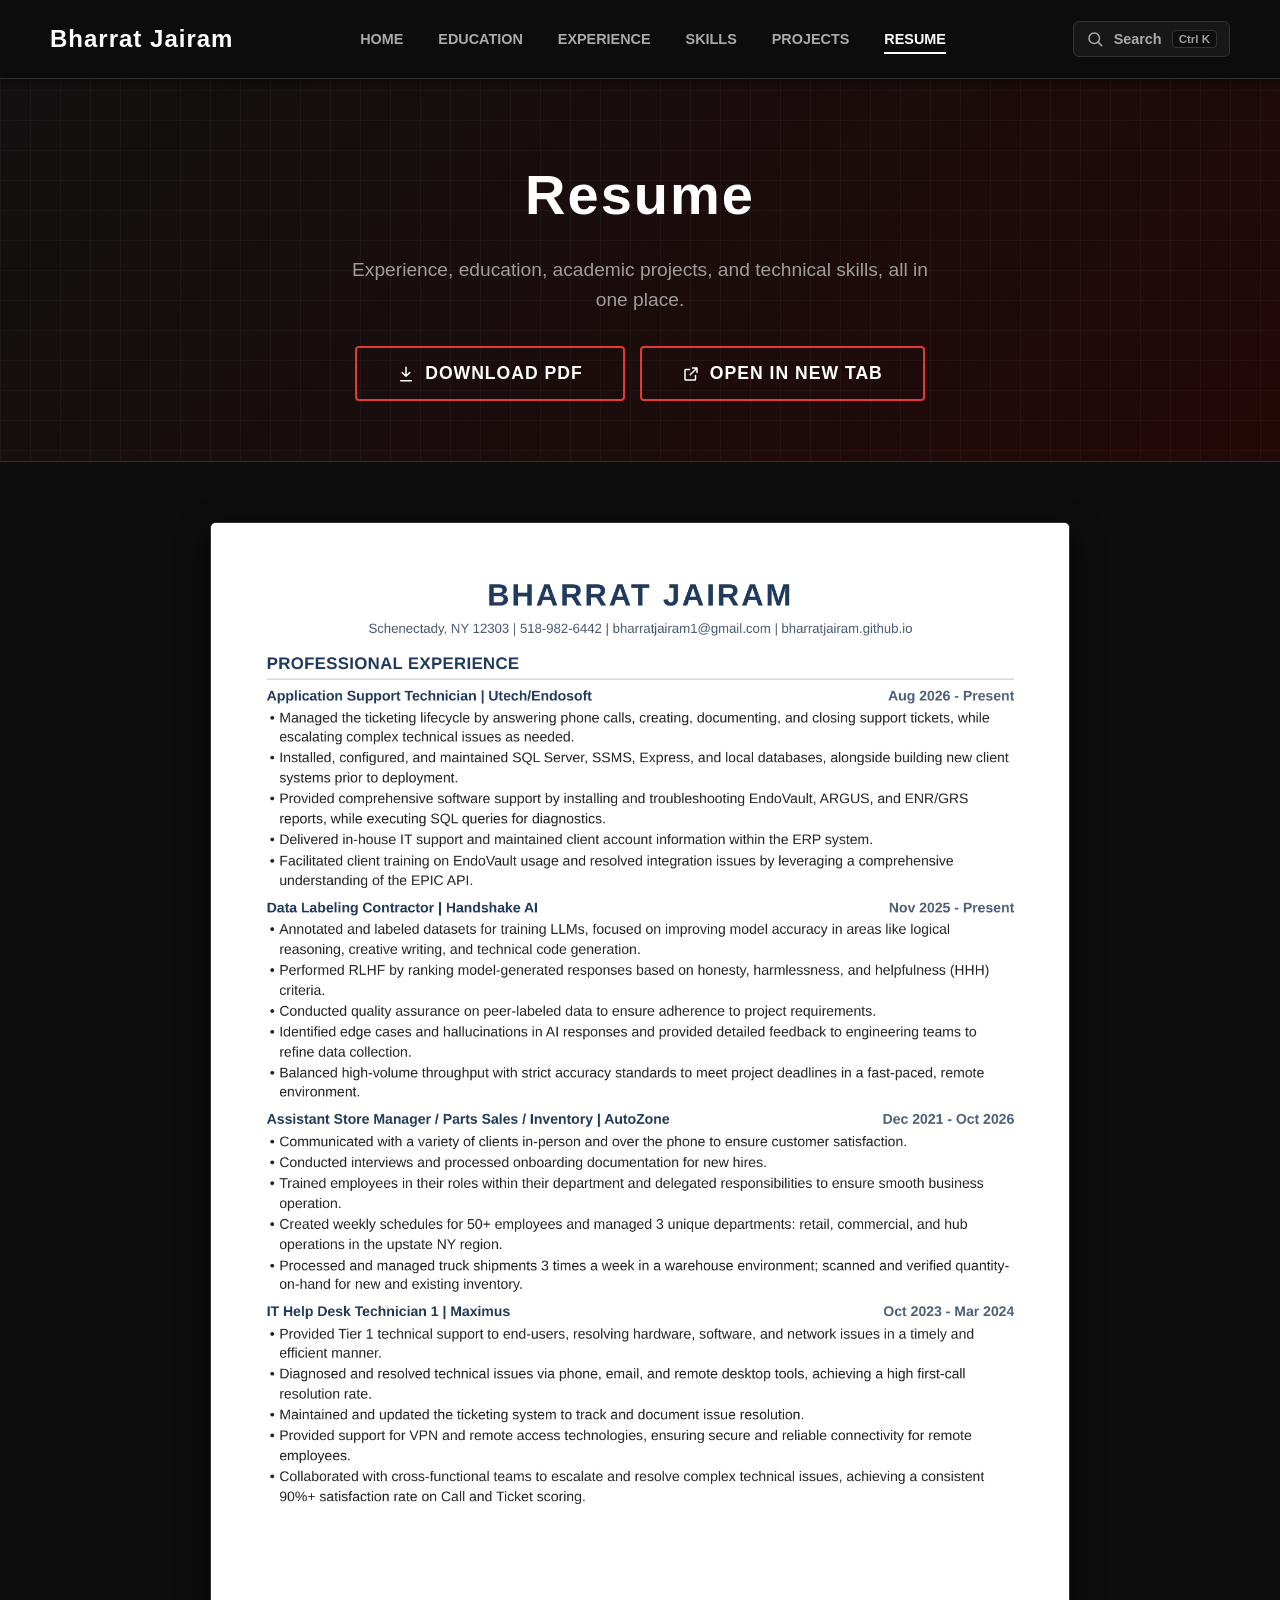
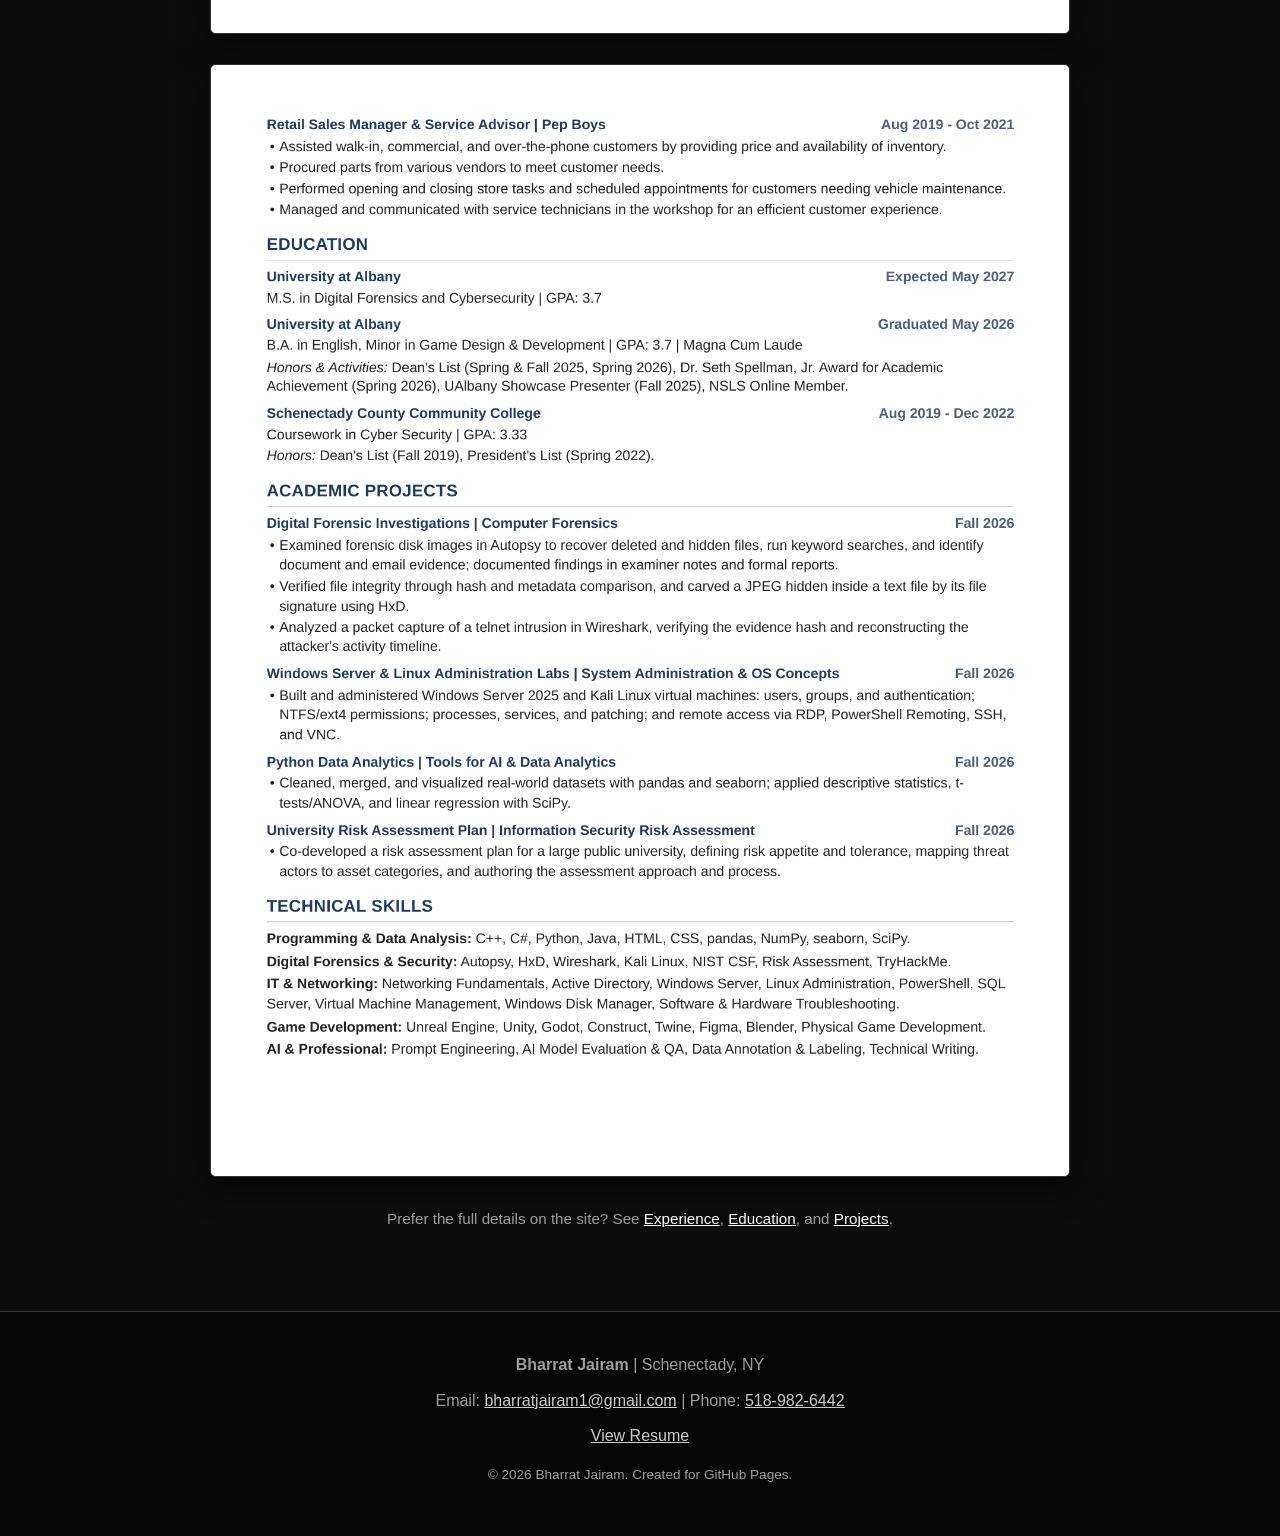
<file: resume.html>
<!DOCTYPE html>
<html lang="en">
<head>
    <meta charset="UTF-8">
    <meta name="viewport" content="width=device-width, initial-scale=1.0">
    <title>Bharrat Jairam | Resume</title>
    <meta name="description" content="Resume of Bharrat Jairam - Digital Forensics & Cybersecurity graduate student and Application Support Technician.">
    <link rel="stylesheet" href="styles.css?v=20261028c">
</head>
<body>

    <nav>
        <a class="logo" href="index.html#home">Bharrat Jairam</a>
        <ul id="site-menu">
            <li><a href="index.html#home">Home</a></li>
            <li><a href="index.html#education">Education</a></li>
            <li><a href="index.html#experience">Experience</a></li>
            <li><a href="index.html#skills">Skills</a></li>
            <li><a href="projects.html">Projects</a></li>
            <li><a href="resume.html" class="active" aria-current="page">Resume</a></li>
        </ul>
        <button class="search-trigger" type="button" aria-label="Search the site" title="Search (Ctrl+K)">
            <svg viewBox="0 0 24 24" width="18" height="18" aria-hidden="true"><circle cx="11" cy="11" r="7" fill="none" stroke="currentColor" stroke-width="2"/><line x1="16.5" y1="16.5" x2="21" y2="21" stroke="currentColor" stroke-width="2" stroke-linecap="round"/></svg>
            <span>Search</span>
            <kbd>Ctrl K</kbd>
        </button>
        <button class="menu-toggle" type="button" aria-label="Open menu" aria-expanded="false" aria-controls="site-menu">
            <span></span><span></span><span></span>
        </button>
    </nav>

    <header class="page-header bg">
        <h1>Resume</h1>
        <p>Experience, education, academic projects, and technical skills, all in one place.</p>
        <div class="home-buttons resume-actions">
            <a href="Bharrat_Jairam_Resume.pdf?v=20261028c" download="Bharrat_Jairam_Resume.pdf" class="btn-home btn-with-icon"><svg viewBox="0 0 24 24" width="18" height="18" aria-hidden="true"><path d="M12 3v12m0 0l-5-5m5 5l5-5M5 21h14" fill="none" stroke="currentColor" stroke-width="2" stroke-linecap="round" stroke-linejoin="round"/></svg><span>Download PDF</span></a>
            <a href="Bharrat_Jairam_Resume.pdf?v=20261028c" target="_blank" rel="noopener" class="btn-home btn-with-icon"><svg viewBox="0 0 24 24" width="18" height="18" aria-hidden="true"><path d="M14 4h6v6M20 4l-9 9M18 14v5a1 1 0 0 1-1 1H5a1 1 0 0 1-1-1V7a1 1 0 0 1 1-1h5" fill="none" stroke="currentColor" stroke-width="2" stroke-linecap="round" stroke-linejoin="round"/></svg><span>Open in New Tab</span></a>
        </div>
    </header>

    <section id="resume" class="resume-section">
        <div class="resume-pages">
            <a href="Bharrat_Jairam_Resume.pdf?v=20261028c" target="_blank" rel="noopener" class="resume-page" aria-label="Open resume page 1 as PDF">
                <img src="images/resume/page-1.png?v=20261028c" width="1445" height="1870" alt="Resume page 1: header, professional experience at Utech/Endosoft, Handshake AI, AutoZone, Maximus, and Pep Boys.">
            </a>
            <a href="Bharrat_Jairam_Resume.pdf?v=20261028c" target="_blank" rel="noopener" class="resume-page" aria-label="Open resume page 2 as PDF">
                <img src="images/resume/page-2.png?v=20261028c" width="1445" height="1870" loading="lazy" alt="Resume page 2: education, academic projects, and technical skills.">
            </a>
        </div>
        <p class="resume-note">Prefer the full details on the site? See <a href="index.html#experience">Experience</a>, <a href="index.html#education">Education</a>, and <a href="projects.html">Projects</a>.</p>
    </section>

    <footer>
        <p><strong>Bharrat Jairam</strong> | Schenectady, NY</p>
        <p>Email: <a href="mailto:bharratjairam1@gmail.com">bharratjairam1@gmail.com</a> | Phone: <a href="tel:+15189826442">518-982-6442</a></p>
        <p><a href="resume.html">View Resume</a></p>
        <p style="margin-top: 15px; font-size: 0.85rem;">&copy; 2026 Bharrat Jairam. Created for GitHub Pages.</p>
    </footer>

    <script src="nav.js?v=20261028c"></script>
    <script src="search.js?v=20261028c"></script>
</body>
</html>
</file>
<file: styles.css>
/* CSS Variables for Dark Mode with Targeted Red Accents */
:root {
    --primary-bg: #0d0d0d;
    --secondary-bg: #171717;
    --text-main: #e0e0e0;
    --text-muted: #9e9e9e;
    --accent-dark: #222222;
    --accent-red: #e53935;
    --border-color: #333333;
}

/* Global Styles */
* {
    box-sizing: border-box;
    margin: 0;
    padding: 0;
    font-family: 'Segoe UI', Roboto, Helvetica, Arial, sans-serif;
}

/* Enables smooth scrolling for anchor links */
html {
    scroll-behavior: smooth;
    /* This is critical: it prevents your fixed nav bar from covering the <h2> titles when it scrolls down */
    scroll-padding-top: 90px; 
}

body {
    background-color: var(--primary-bg);
    color: var(--text-main);
    line-height: 1.6;
}

a {
    text-decoration: none;
    transition: color 0.3s ease;
}

/* Navigation Bar (Neutral/No Red) */
nav {
    background-color: rgba(13, 13, 13, 0.95);
    box-shadow: 0 2px 10px rgba(0,0,0,0.5);
    position: fixed;
    width: 100%;
    top: 0;
    z-index: 1000;
    display: flex;
    justify-content: space-between;
    align-items: center;
    padding: 20px 50px;
    backdrop-filter: blur(5px);
    border-bottom: 1px solid var(--border-color);
}

nav .logo {
    font-size: 1.5rem;
    text-decoration: none;
    font-weight: 700;
    color: #ffffff;
    letter-spacing: 1px;
}

nav ul {
    list-style: none;
    display: flex;
    gap: 35px;
}

nav ul li a {
    color: #aaaaaa;
    font-weight: 600;
    text-transform: uppercase;
    font-size: 0.9rem;
    padding-bottom: 5px;
}

nav ul li a:hover {
    color: #ffffff;
    border-bottom: 2px solid #ffffff;
}

/* Page Sections */
section {
    padding: 100px 20px 60px;
    margin: 0 auto;
}

section:nth-child(even) {
    background-color: var(--secondary-bg);
    max-width: 100%;
}

.section-content {
    max-width: 1200px;
    margin: 0 auto;
}

/* Section Titles (Keeps Red Accents) */
h2.section-title {
    font-size: 2.2rem;
    color: #ffffff;
    margin-bottom: 40px;
    text-transform: uppercase;
    border-left: 5px solid var(--accent-red);
    padding-left: 15px;
}

/* Home/Hero Section (Animated Background & Red Accents) */
#home {
    min-height: 100vh;
    display: flex;
    flex-direction: column;
    justify-content: center;
    align-items: center;
    text-align: center;
    padding: 110px 20px 60px;
    gap: 2rem;
}
.bg{
    /* Sleek animated gradient background with a subtle grid overlay */
    background: 
        linear-gradient(rgba(255, 255, 255, 0.03) 1px, transparent 1px),
        linear-gradient(90deg, rgba(255, 255, 255, 0.03) 1px, transparent 1px),
        linear-gradient(-45deg, #0a0a0a, #1a1a1a, #2a0505, #111111);
    background-size: 30px 30px, 30px 30px, 400% 400%;
    animation: gradientBG 15s ease infinite;
}

/* Keyframes for the moving gradient */
@keyframes gradientBG {
    0% { background-position: 0% 0%, 0% 0%, 0% 50%; }
    50% { background-position: 0% 0%, 0% 0%, 100% 50%; }
    100% { background-position: 0% 0%, 0% 0%, 0% 50%; }
}

#home h1 {
    font-size: 5rem;
    color: #ffffff;
    line-height: 1.1;
    letter-spacing: 2px;
}

.accent-red-text {
    color: var(--accent-red);
}

#home p {
    font-size: 1.3rem;
    color: #cccccc;
    max-width: 750px;
    line-height: 1.8;
}

#home .label {
    font-size: 1.3rem;
    color: var(--accent-red);
    max-width: 750px;
    line-height: 1.8;
}

.btn-home {
    background-color: transparent;
    color: #ffffff;
    padding: 15px 40px;
    border: 2px solid var(--accent-red);
    border-radius: 4px;
    font-weight: bold;
    font-size: 1.1rem;
    cursor: pointer;
    transition: all 0.3s ease;
    text-transform: uppercase;
    letter-spacing: 1px;
}

.btn-home:hover {
    background-color: var(--accent-red);
    color: #ffffff;
    box-shadow: 0 0 15px rgba(229, 57, 53, 0.4);
}

/* --- Experience & Education Cards --- */
.timeline-item {
    background: var(--accent-dark);
    border: 1px solid var(--border-color);
    border-top: 4px solid #444;
    border-radius: 8px;
    padding: 30px;
    margin-bottom: 30px;
    box-shadow: 0 4px 6px rgba(0,0,0,0.3);
    transition: transform 0.2s ease, box-shadow 0.2s ease, border-color 0.2s;
}

.timeline-item:hover {
    transform: translateY(-5px);
    box-shadow: 0 8px 20px rgba(0,0,0,0.5);
    border-top: 4px solid var(--accent-red);
}

.item-header {
    display: flex;
    justify-content: space-between;
    align-items: baseline;
    margin-bottom: 15px;
    flex-wrap: wrap;
}

.item-title {
    font-size: 1.5rem;
    font-weight: bold;
    color: #ffffff;
}

.item-subtitle {
    font-weight: 600;
    color: var(--accent-red);
    margin-bottom: 12px;
    font-size: 1.1rem;
}

.item-date {
    color: var(--text-muted);
    font-style: italic;
    font-size: 1rem;
}

.timeline-item ul {
    padding-left: 20px;
    color: var(--text-muted);
}

.timeline-item ul li {
    margin-bottom: 10px;
}

/* --- Skills Grid --- */
.skills-container {
    display: grid;
    grid-template-columns: repeat(auto-fit, minmax(220px, 1fr));
    gap: 25px;
}

.skill-box {
    background: var(--accent-dark);
    border: 1px solid var(--border-color);
    padding: 25px;
    border-radius: 8px;
    transition: border-color 0.3s;
}

.skill-box:hover {
    border-color: var(--accent-red);
}

.skill-box h3 {
    color: #ffffff;
    margin-bottom: 20px;
    font-size: 1.2rem;
    border-bottom: 2px solid var(--accent-red);
    padding-bottom: 8px;
    display: inline-block;
}

.badge {
    display: inline-block;
    background-color: var(--primary-bg);
    color: #e0e0e0;
    border: 1px solid var(--border-color);
    padding: 8px 14px;
    margin: 5px;
    border-radius: 20px;
    font-size: 0.9rem;
    font-weight: 600;
    transition: all 0.2s;
}

.badge:hover {
    background-color: var(--accent-red);
    border-color: var(--accent-red);
    color: #ffffff;
}

/* --- Projects Page Specific Styles --- */

/* Page Header */
.page-header {
    padding: 150px 20px 60px;
    text-align: center;
    background-color: var(--secondary-bg);
    border-bottom: 1px solid var(--border-color);
}

.page-header h1 {
    font-size: 3.5rem;
    color: #ffffff;
    letter-spacing: 2px;
    margin-bottom: 15px;
}

.page-header p {
    font-size: 1.2rem;
    color: var(--text-muted);
    max-width: 600px;
    margin: 0 auto;
}

/* Project Grid & Cards */
.project-grid {
    display: grid;
    grid-template-columns: repeat(auto-fill, minmax(min(320px, 100%), 1fr));
    gap: 30px;
    max-width: 1200px;
    margin: 0 auto;
}

.project-card {
    background: var(--accent-dark);
    border: 1px solid var(--border-color);
    border-top: 4px solid var(--accent-red);
    border-radius: 8px;
    padding: 25px;
    display: flex;
    flex-direction: column;
    transition: transform 0.2s ease, box-shadow 0.2s ease;
}

.project-card:hover {
    transform: translateY(-5px);
    box-shadow: 0 8px 20px rgba(0,0,0,0.5);
    border-color: #372f2f;
    border-top: 4px solid var(--accent-red);
}

.project-card.has-image {
    padding: 0; /* Removes padding so the image touches the edges */
    overflow: hidden; /* Keeps the image inside the rounded corners */
}

/* 1. The universal wrapper for all project images */
.blur-wrapper {
    position: relative;
    width: 100%;
    height: 200px;
    background-size: 150%; /* This creates the zoomed-in effect */
    background-position: center;
    border-bottom: 1px solid var(--border-color);
    overflow: hidden;
}

/* 2. The glass overlay that blurs the background */
.blur-wrapper::before {
    content: '';
    position: absolute;
    inset: 0; 
    backdrop-filter: blur(15px);
    -webkit-backdrop-filter: blur(15px); 
    background-color: rgba(0, 0, 0, 0.4); 
    z-index: 1;
}

/* 3. The crisp image sitting on top */
.project-image {
    position: relative;
    z-index: 2; /* Forces the crisp image to sit on top of the blur */
    width: 100%;
    height: 100%;
    object-fit: contain; /* Ensures the whole image fits without cropping */
    background-color: transparent; 
}

.project-content {
    padding: 25px;
    display: flex;
    flex-direction: column;
    flex-grow: 1; /* Pushes your tech tags and button neatly to the bottom of the card */
}

.project-title {
    font-size: 1.4rem;
    font-weight: bold;
    color: #ffffff;
    margin-bottom: 10px;
}

.project-desc {
    color: var(--text-muted);
    font-size: 0.95rem;
    margin-bottom: 20px;
    flex-grow: 1; /* Pushes the button and tags to the bottom */
}

.tech-stack {
    display: flex;
    flex-wrap: wrap;
    gap: 8px;
    margin-bottom: 20px;
}

.tech-tag {
    background-color: var(--primary-bg);
    color: #cccccc;
    border: 1px solid var(--border-color);
    padding: 4px 10px;
    border-radius: 4px;
    font-size: 0.8rem;
    font-weight: 600;
}

.btn-project {
    display: inline-block;
    background-color: transparent;
    color: #ffffff;
    text-align: center;
    padding: 10px 15px;
    border: 1px solid var(--accent-red);
    border-radius: 4px;
    font-weight: bold;
    font-size: 0.9rem;
    cursor: pointer;
    transition: all 0.3s ease;
    text-transform: uppercase;
}

.btn-project:hover {
    background-color: var(--accent-red);
    color: #ffffff;
}

/* Disabled Project Button */
.btn-disabled {
    display: inline-block;
    background-color: transparent;
    color: var(--text-muted); /* Changes text to a faded gray */
    text-align: center;
    padding: 10px 15px;
    border: 1px solid var(--border-color); /* Changes border to gray */
    border-radius: 4px;
    font-weight: bold;
    font-size: 0.9rem;
    cursor: not-allowed; /* Shows the universal "stop/disabled" mouse cursor */
    text-transform: uppercase;
    opacity: 0.6; /* Fades the entire button slightly */
    user-select: none; /* Prevents the text from being highlighted */
}

/* Ensures absolutely nothing happens if they try to hover over it */
.btn-disabled:hover {
    background-color: transparent;
    color: var(--text-muted);
}

/* Footer */
footer {
    background-color: #050505;
    color: var(--text-muted);
    text-align: center;
    padding: 40px 20px;
    margin-top: 20px;
    border-top: 1px solid var(--border-color);
}

footer p {
    margin-bottom: 10px;
}

footer a {
    white-space: nowrap;
    color: #cccccc;
    text-decoration: underline;
}

footer a:hover {
    color: #ffffff;
}

/* --- Modal Overlay --- */
.modal {
    display: none; /* Hidden by default */
    position: fixed;
    z-index: 2000; /* Sits on top of your navigation bar */
    left: 0;
    top: 0;
    width: 100%;
    height: 100%;
    background-color: rgba(0, 0, 0, 0.85); 
    backdrop-filter: blur(5px);
}

/* --- Modal Box --- */
.modal-content {
    position: absolute;
    top: 50%;
    left: 50%;
    transform: translate(-50%, -50%);
    width: 90%;
    max-width: 800px;
    background: var(--accent-dark);
    padding: 20px;
    border-radius: 8px;
    border: 1px solid var(--accent-red);
    box-shadow: 0 10px 30px rgba(0,0,0,0.8);
}

/* --- Close Button --- */
.close-btn {
    color: var(--text-muted);
    float: right;
    font-size: 28px;
    font-weight: bold;
    cursor: pointer;
    line-height: 1;
    margin-bottom: 10px;
    transition: color 0.2s;
}

.close-btn:hover {
    color: var(--accent-red);
}

/* --- Responsive 16:9 Video Container --- */
.video-container {
    position: relative;
    padding-bottom: 56.25%; /* Enforces 16:9 aspect ratio */
    height: 0;
    overflow: hidden;
    border-radius: 4px;
    clear: both;
}

.video-container iframe,
.video-container video {
    position: absolute;
    top: 0;
    left: 0;
    width: 100%;
    height: 100%;
    background: #000;
}

/* --- In-Page Navigation Buttons --- */
.page-nav-buttons {
    display: flex;
    justify-content: center;
    gap: 15px;
    margin-top: 35px;
    flex-wrap: wrap; /* Ensures buttons wrap nicely on mobile screens */
}

.btn-nav {
    display: inline-block;
    background-color: transparent;
    color: #ffffff;
    padding: 10px 25px;
    border: 1px solid var(--border-color);
    border-radius: 30px; /* Pill shape for navigation */
    font-size: 0.9rem;
    font-weight: 600;
    text-transform: uppercase;
    letter-spacing: 1px;
    transition: all 0.3s ease;
}

.btn-nav:hover {
    border-color: var(--accent-red);
    color: var(--accent-red);
    background-color: rgba(229, 57, 53, 0.05); /* Adds a very faint red tint on hover */
}
/* --- Home buttons & nested lists --- */
.home-buttons {
    display: flex;
    gap: 15px;
    flex-wrap: wrap;
    justify-content: center;
}

.sub-list {
    list-style-type: circle;
    margin-top: 8px;
    margin-left: 20px;
}

/* --- Search Button (in the nav bar) --- */
.search-trigger {
    display: inline-flex;
    align-items: center;
    gap: 10px;
    background: var(--secondary-bg);
    color: #aaaaaa;
    border: 1px solid var(--border-color);
    border-radius: 6px;
    padding: 8px 12px;
    font-size: 0.9rem;
    font-weight: 600;
    cursor: pointer;
    transition: border-color 0.2s, color 0.2s;
}

.search-trigger:hover,
.search-trigger:focus-visible {
    color: #ffffff;
    border-color: var(--accent-red);
    outline: none;
}

kbd {
    font-family: inherit;
    font-size: 0.72rem;
    color: var(--text-muted);
    background: var(--primary-bg);
    border: 1px solid var(--border-color);
    border-radius: 4px;
    padding: 2px 6px;
}

/* --- Search Overlay --- */
.search-overlay {
    display: none;
    position: fixed;
    inset: 0;
    z-index: 3000;
    background: rgba(0, 0, 0, 0.75);
    backdrop-filter: blur(4px);
    padding: 12vh 16px 16px;
}

.search-overlay.open {
    display: block;
    animation: searchFade 0.15s ease;
}

body.search-open {
    overflow: hidden;
}

@keyframes searchFade {
    from { opacity: 0; }
    to { opacity: 1; }
}

.search-panel {
    max-width: 640px;
    margin: 0 auto;
    background: var(--accent-dark);
    border: 1px solid var(--border-color);
    border-top: 3px solid var(--accent-red);
    border-radius: 10px;
    box-shadow: 0 20px 50px rgba(0, 0, 0, 0.7);
    overflow: hidden;
    display: flex;
    flex-direction: column;
    max-height: 76vh;
}

.search-input-row {
    display: flex;
    align-items: center;
    gap: 12px;
    padding: 16px 18px;
    border-bottom: 1px solid var(--border-color);
    color: var(--text-muted);
}

.search-input-row svg {
    flex-shrink: 0;
}

.search-input {
    flex: 1;
    min-width: 0;
    background: transparent;
    border: none;
    outline: none;
    color: #ffffff;
    font-size: 1.1rem;
}

.search-input::placeholder {
    color: #666666;
}

.search-input::-webkit-search-cancel-button {
    display: none;
}

.search-close {
    background: var(--primary-bg);
    color: var(--text-muted);
    border: 1px solid var(--border-color);
    border-radius: 4px;
    font-size: 0.75rem;
    padding: 3px 8px;
    cursor: pointer;
}

.search-close:hover {
    color: #ffffff;
}

.search-results {
    overflow-y: auto;
    padding: 8px;
}

.search-result {
    display: block;
    padding: 12px 14px;
    border-radius: 6px;
    border-left: 3px solid transparent;
    color: var(--text-main);
}

.search-result.active {
    background: var(--primary-bg);
    border-left-color: var(--accent-red);
}

.search-result-meta {
    font-size: 0.72rem;
    text-transform: uppercase;
    letter-spacing: 1px;
    color: var(--accent-red);
    margin-bottom: 2px;
}

.search-result-title {
    font-weight: 700;
    color: #ffffff;
}

.search-result-sub {
    font-weight: 400;
    color: var(--text-muted);
}

.search-result-snippet {
    font-size: 0.88rem;
    color: var(--text-muted);
    margin-top: 4px;
    line-height: 1.5;
}

.search-results mark {
    background: rgba(229, 57, 53, 0.25);
    color: #ffffff;
    border-radius: 2px;
    padding: 0 1px;
}

.search-hint {
    padding: 14px;
    color: var(--text-muted);
    font-size: 0.9rem;
}

.search-chips {
    display: flex;
    flex-wrap: wrap;
    gap: 8px;
    padding: 0 14px 14px;
}

.search-chip {
    background: var(--primary-bg);
    color: #e0e0e0;
    border: 1px solid var(--border-color);
    border-radius: 20px;
    padding: 6px 14px;
    font-size: 0.85rem;
    font-weight: 600;
    cursor: pointer;
    transition: all 0.2s;
}

.search-chip:hover {
    background: var(--accent-red);
    border-color: var(--accent-red);
    color: #ffffff;
}

.search-footer {
    display: flex;
    gap: 18px;
    padding: 10px 18px;
    border-top: 1px solid var(--border-color);
    font-size: 0.75rem;
    color: var(--text-muted);
}

.search-footer kbd {
    margin-right: 3px;
}

/* Highlight a card after jumping to it from search */
.search-flash {
    animation: searchFlash 2s ease;
}

@keyframes searchFlash {
    0%, 30% { box-shadow: 0 0 0 3px var(--accent-red), 0 0 30px rgba(229, 57, 53, 0.45); }
    100% { box-shadow: 0 4px 6px rgba(0, 0, 0, 0.3); }
}

/* --- Buttons with an icon (Download Resume, Open in New Tab) --- */
.btn-home {
    line-height: 1.2;
}

a.btn-home {
    display: inline-flex;
    align-items: center;
    justify-content: center;
}

.btn-with-icon svg {
    display: block;
    flex-shrink: 0;
}

.btn-with-icon {
    display: inline-flex;
    align-items: center;
    justify-content: center;
    gap: 10px;
}

/* Current page in the nav */
nav ul li a.active {
    color: #ffffff;
    border-bottom: 2px solid #ffffff;
}

/* --- Resume page --- */
.resume-actions {
    margin-top: 30px;
}

.resume-section {
    padding: 60px 20px;
}

.resume-pages {
    max-width: 860px;
    margin: 0 auto;
    display: flex;
    flex-direction: column;
    gap: 30px;
}

.resume-page {
    display: block;
    background: #ffffff;
    border-radius: 6px;
    overflow: hidden;
    border: 1px solid var(--border-color);
    box-shadow: 0 10px 30px rgba(0, 0, 0, 0.6);
    transition: transform 0.2s ease, box-shadow 0.2s ease;
}

.resume-page:hover {
    transform: translateY(-4px);
    box-shadow: 0 14px 36px rgba(0, 0, 0, 0.7), 0 0 0 2px var(--accent-red);
}

.resume-page img {
    display: block;
    width: 100%;
    height: auto;
}

.resume-note {
    text-align: center;
    color: var(--text-muted);
    margin-top: 30px;
    font-size: 0.95rem;
}

.resume-note a {
    color: #ffffff;
    text-decoration: underline;
}

/* --- Mobile menu button (hidden on desktop) --- */
.menu-toggle {
    display: none;
    flex-direction: column;
    justify-content: center;
    gap: 5px;
    width: 42px;
    height: 38px;
    padding: 0 10px;
    background: var(--secondary-bg);
    border: 1px solid var(--border-color);
    border-radius: 6px;
    cursor: pointer;
}

.menu-toggle span {
    display: block;
    height: 2px;
    background: #e0e0e0;
    border-radius: 2px;
    transition: transform 0.2s ease, opacity 0.2s ease;
}

nav.menu-open .menu-toggle span:nth-child(1) { transform: translateY(7px) rotate(45deg); }
nav.menu-open .menu-toggle span:nth-child(2) { opacity: 0; }
nav.menu-open .menu-toggle span:nth-child(3) { transform: translateY(-7px) rotate(-45deg); }

/* Hover lift effects only on devices with a real mouse (avoids "stuck" hovers on phones) */
@media (hover: none) {
    .timeline-item:hover,
    .project-card:hover,
    .resume-page:hover {
        transform: none;
    }
}

/* --- Tablets & phones --- */
@media (max-width: 900px) {
    nav {
        padding: 12px 16px;
        gap: 10px;
    }

    nav .logo {
        font-size: 1.25rem;
        margin-right: auto;
    }

    .search-trigger {
        padding: 0;
        width: 42px;
        height: 38px;
        justify-content: center;
    }

    .search-trigger kbd,
    .search-trigger span {
        display: none;
    }

    .menu-toggle {
        display: flex;
    }

    /* Links become a drop-down panel under the bar */
    nav ul {
        display: none;
        position: absolute;
        top: 100%;
        left: 0;
        right: 0;
        flex-direction: column;
        gap: 0;
        background: #0d0d0d;
        border-bottom: 1px solid var(--border-color);
        box-shadow: 0 10px 20px rgba(0, 0, 0, 0.5);
        padding: 6px 0;
    }

    nav.menu-open ul {
        display: flex;
    }

    nav ul li a {
        display: block;
        padding: 14px 20px;
        font-size: 1rem;
        border-bottom: none !important;
    }

    nav ul li a:hover,
    nav ul li a:active {
        background: var(--secondary-bg);
        color: #ffffff;
    }

    html {
        scroll-padding-top: 75px;
    }

    /* Tighter section spacing */
    section {
        padding: 70px 16px 40px;
    }

    h2.section-title {
        font-size: 1.6rem;
        margin-bottom: 25px;
        border-left-width: 4px;
        padding-left: 12px;
    }

    /* Hero */
    #home {
        height: auto;
        min-height: 100svh;
        padding: 110px 20px 60px;
        gap: 1.5rem;
    }

    #home h1 {
        font-size: 2.8rem;
    }

    #home .label {
        font-size: 1.05rem;
        line-height: 1.6;
    }

    #home p {
        font-size: 1.05rem;
        line-height: 1.7;
    }

    .home-buttons {
        flex-direction: column;
        width: 100%;
        max-width: 340px;
        gap: 12px;
    }

    .home-buttons a,
    .btn-home {
        width: 100%;
    }

    .page-header .home-buttons {
        margin-left: auto;
        margin-right: auto;
    }

    .btn-home {
        padding: 14px 20px;
        font-size: 1rem;
    }

    /* Experience & education cards */
    .timeline-item {
        padding: 20px;
        margin-bottom: 20px;
    }

    .item-header {
        flex-direction: column;
        gap: 2px;
        margin-bottom: 10px;
    }

    .item-title {
        font-size: 1.25rem;
    }

    .item-subtitle {
        font-size: 1rem;
    }

    .item-date {
        font-size: 0.9rem;
    }

    .timeline-item ul {
        padding-left: 18px;
        font-size: 0.95rem;
    }

    .sub-list {
        margin-left: 4px;
    }

    /* Skills */
    .skills-container {
        gap: 16px;
    }

    .skill-box {
        padding: 18px;
    }

    .badge {
        padding: 6px 12px;
        margin: 4px 2px;
        font-size: 0.85rem;
    }

    /* Projects page */
    .page-header {
        padding: 100px 16px 40px;
    }

    .page-header h1 {
        font-size: 2.4rem;
    }

    .page-header p {
        font-size: 1.05rem;
    }

    .page-nav-buttons {
        display: grid;
        grid-template-columns: 1fr 1fr;
        gap: 10px;
        margin-top: 25px;
    }

    .btn-nav-wide {
        grid-column: 1 / -1;
    }

    .resume-section {
        padding: 30px 12px 40px;
    }

    .resume-pages {
        gap: 16px;
    }

    .btn-nav {
        padding: 10px 8px;
        font-size: 0.78rem;
        letter-spacing: 0.5px;
        text-align: center;
    }

    .project-grid {
        grid-template-columns: 1fr;
        gap: 20px;
    }

    .project-card,
    .project-content {
        padding: 20px;
    }

    .project-card.has-image {
        padding: 0;
    }

    .blur-wrapper {
        height: 180px;
    }

    .project-title {
        font-size: 1.25rem;
    }

    .btn-project,
    .btn-disabled {
        padding: 12px 15px;
    }

    /* Video modal */
    .modal-content {
        width: 94%;
        padding: 14px;
    }

    /* Search */
    .search-overlay {
        padding: 70px 10px 10px;
    }

    .search-panel {
        max-height: calc(100svh - 90px);
    }

    .search-footer {
        display: none;
    }

    footer {
        padding: 30px 16px;
        font-size: 0.95rem;
    }
}

/* Very small phones */
@media (max-width: 360px) {
    #home h1 {
        font-size: 2.3rem;
    }

    nav .logo {
        font-size: 1.1rem;
    }

    .page-nav-buttons {
        grid-template-columns: 1fr;
    }
}

/* Course label on coursework project cards */
.project-course {
    font-size: 0.75rem;
    font-weight: 700;
    text-transform: uppercase;
    letter-spacing: 1px;
    color: var(--accent-red);
    margin-bottom: 6px;
}
</file>
